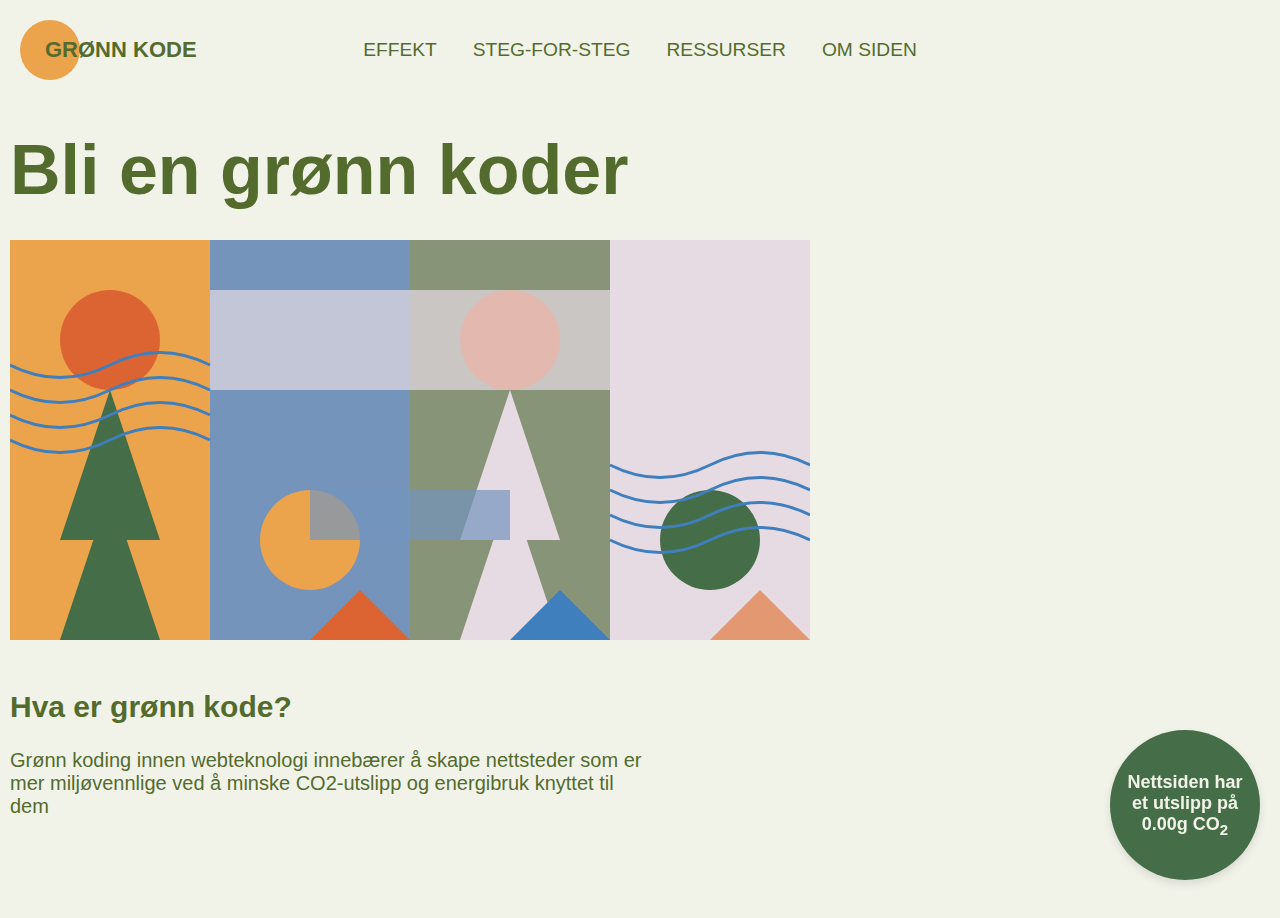
<file: index.html>
<!DOCTYPE html>
<html lang="no">

<head>
    <meta charset="UTF-8">
    <meta name="viewport" content="width=device-width, initial-scale=1.0">
    <title>Bli en grønn koder</title>
    <link rel="icon" type="image/x-icon" href="favicon.ico">
    <link rel="stylesheet" href="style.css">
</head>

<body>
    <header>
        <a class="logo" href="index.html"><span>Grønn kode</span></a>
        <nav>
            <a class="navElement" href="impact.html">Effekt</a>
            <a class="navElement" href="step-by-step.html">Steg-for-steg</a>
            <a class="navElement" href="resources.html">Ressurser</a>
            <a class="navElement" href="about.html">Om siden</a>
        </nav>
    </header>
    <main class="index">
         <h1 id="headline">Bli en grønn koder</h1>
        

        <svg width="800px" height="400px" xmlns="http://www.w3.org/2000/svg">
            <!-- Background rectangles -->
            <rect x="0" y="0" width="200" height="400" class="light-orange" />
            <rect x="200" y="0" width="200" height="400" class="sky-blue" />
            <rect x="400" y="0" width="200" height="400" class="olive-green" />
            <rect x="600" y="0" width="200" height="400" class="light-pink" />

            <!-- Circles with different colors -->
            <circle cx="100" cy="100" r="50" class="orange" />
            <circle cx="300" cy="300" r="50" class="light-orange" />
            <circle cx="500" cy="100" r="50" class="orange" />
            <circle cx="700" cy="300" r="50" class="dark-green" />

            <!-- Stacked triangles (trees) -->
            <polygon points="100,250 50,400 150,400" class="dark-green" />
            <polygon points="100,150 50,300 150,300" class="dark-green" />
            <polygon points="500,250 450,400 550,400" class="light-pink" />
            <polygon points="500,150 450,300 550,300" class="light-pink" />

            <!-- Triangles -->
            <polygon points="350,350 300,400 400,400" class="orange" />
            <polygon points="550,350 500,400 600,400" class="blue" />
            <polygon points="750,350 700,400 800,400" class="salmon" />


            <!-- Rectangles overlay -->
            <rect x="200" y="50" width="400" height="100" class="light-pink" opacity="0.7" />
            <rect x="300" y="250" width="200" height="50" class="sky-blue" opacity="0.7" />

            <!-- Wavy paths -->
            <path d="M0,125 Q50,150 100,125 T200,125" class="sky-blue wave" stroke-width="8" fill="none" />
            <path d="M0,150 Q50,175 100,150 T200,150" class="sky-blue wave" stroke-width="8" fill="none" />
            <path d="M0,175 Q50,200 100,175 T200,175" class="sky-blue wave" stroke-width="8" fill="none" />
            <path d="M0,200 Q50,225 100,200 T200,200" class="sky-blue wave" stroke-width="8" fill="none" />

            <path d="M600,225 Q650,250 700,225 T800,225" class="olive-green wave" stroke-width="8" fill="none" />
            <path d="M600,250 Q650,275 700,250 T800,250" class="olive-green wave" stroke-width="8" fill="none" />
            <path d="M600,275 Q650,300 700,275 T800,275" class="olive-green wave" stroke-width="8" fill="none" />
            <path d="M600,300 Q650,325 700,300 T800,300" class="olive-green wave" stroke-width="8" fill="none" />
        </svg>

            <article id="greenCode">
                <h2>Hva er grønn kode?</h2>
                <p>Grønn koding innen webteknologi innebærer å skape nettsteder som er mer miljøvennlige ved å minske CO2-utslipp og
                energibruk knyttet til dem</p>
            </article>

        <a href="https://www.websitecarbon.com/website/theakfl-folk-ntnu-no/" target="_blank">
            <div class="emission-badge">
                <p>Nettsiden har<br> et utslipp på<br> 0.00g CO<sub>2</sub></p>
            </div>
        </a>

    </main>
</body>

</html>
</file>
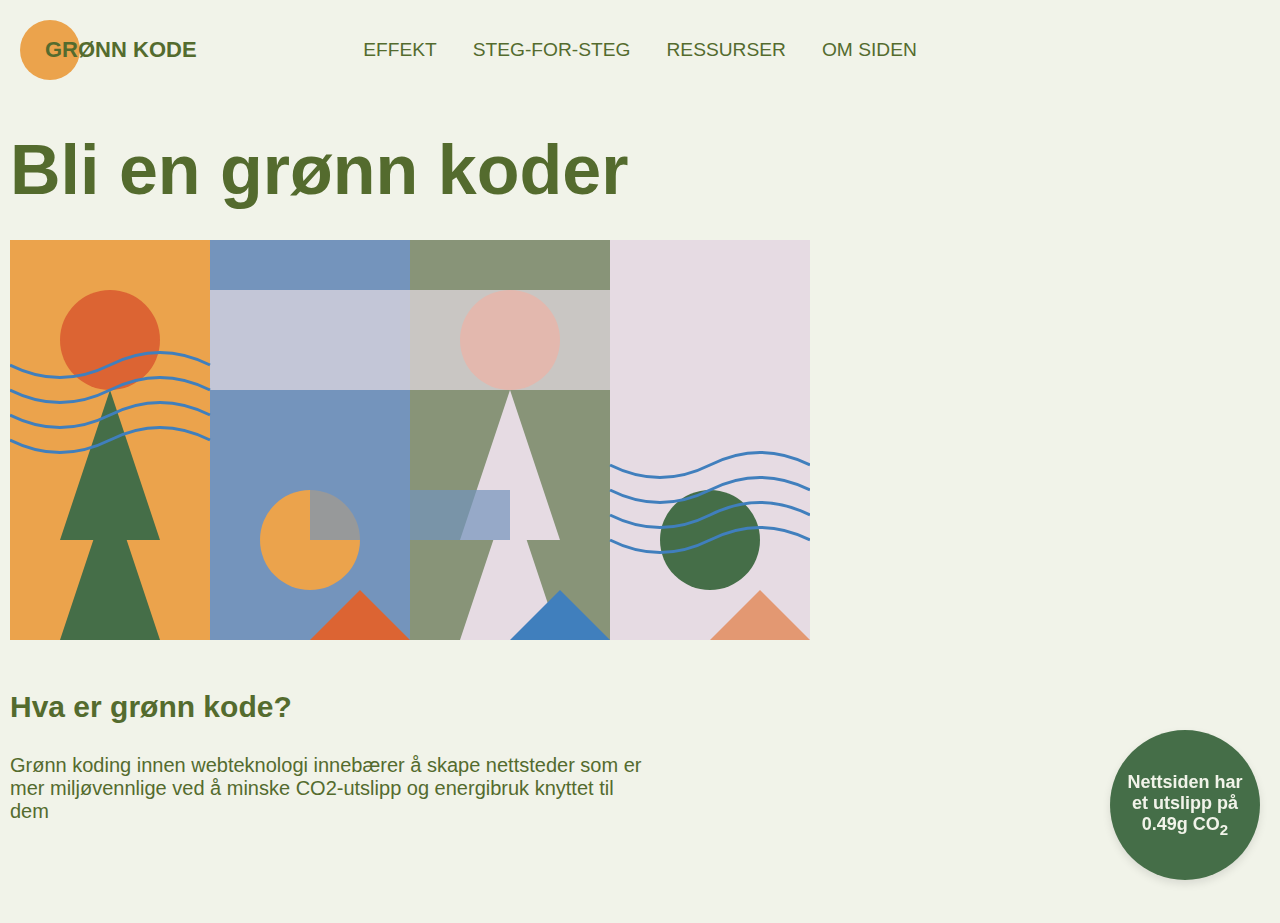
<file: pages/index.html>
<!DOCTYPE html>
<html lang="no">

<head>
    <meta charset="UTF-8">
    <meta name="viewport" content="width=device-width, initial-scale=1.0">
    <title>Bli en grønn koder</title>
    <link rel="stylesheet" href="../style.css">
</head>

<body>
    <header>
        <a class="logo" href="index.html"><span>Grønn kode</span></a>
        <nav>
            <a class="navElement" href="impact.html">Effekt</a>
        <a class="navElement" href="step-by-step.html">Steg-for-steg</a>
            <a class="navElement" href="resources.html">Ressurser</a>
            <a class="navElement" href="about.html">Om siden</a>
        </nav>
    </header>
    <main>
         <h1 id="headline">Bli en grønn koder</h1>
        

        <svg width="800px" height="400px" xmlns="http://www.w3.org/2000/svg">
            <!-- Background rectangles -->
            <rect x="0" y="0" width="200" height="400" class="light-orange" />
            <rect x="200" y="0" width="200" height="400" class="sky-blue" />
            <rect x="400" y="0" width="200" height="400" class="olive-green" />
            <rect x="600" y="0" width="200" height="400" class="light-pink" />

            <!-- Circles with different colors -->
            <circle cx="100" cy="100" r="50" class="orange" />
            <circle cx="300" cy="300" r="50" class="light-orange" />
            <circle cx="500" cy="100" r="50" class="orange" />
            <circle cx="700" cy="300" r="50" class="dark-green" />

            <!-- Stacked triangles (trees) -->
            <polygon points="100,250 50,400 150,400" class="dark-green" />
            <polygon points="100,150 50,300 150,300" class="dark-green" />
            <polygon points="500,250 450,400 550,400" class="light-pink" />
            <polygon points="500,150 450,300 550,300" class="light-pink" />

            <!-- Triangles -->
            <polygon points="350,350 300,400 400,400" class="orange" />
            <polygon points="550,350 500,400 600,400" class="blue" />
            <polygon points="750,350 700,400 800,400" class="salmon" />


            <!-- Rectangles overlay -->
            <rect x="200" y="50" width="400" height="100" class="light-pink" opacity="0.7" />
            <rect x="300" y="250" width="200" height="50" class="sky-blue" opacity="0.7" />

            <!-- Wavy paths -->
            <path d="M0,125 Q50,150 100,125 T200,125" class="sky-blue wave" stroke-width="8" fill="none" />
            <path d="M0,150 Q50,175 100,150 T200,150" class="sky-blue wave" stroke-width="8" fill="none" />
            <path d="M0,175 Q50,200 100,175 T200,175" class="sky-blue wave" stroke-width="8" fill="none" />
            <path d="M0,200 Q50,225 100,200 T200,200" class="sky-blue wave" stroke-width="8" fill="none" />

            <path d="M600,225 Q650,250 700,225 T800,225" class="olive-green wave" stroke-width="8" fill="none" />
            <path d="M600,250 Q650,275 700,250 T800,250" class="olive-green wave" stroke-width="8" fill="none" />
            <path d="M600,275 Q650,300 700,275 T800,275" class="olive-green wave" stroke-width="8" fill="none" />
            <path d="M600,300 Q650,325 700,300 T800,300" class="olive-green wave" stroke-width="8" fill="none" />
        </svg>

            <article id="greenCode">
                <h3>Hva er grønn kode?</h3>
                <p>Grønn koding innen webteknologi innebærer å skape nettsteder som er mer miljøvennlige ved å minske CO2-utslipp og
                energibruk knyttet til dem</p>
            </article>
        <div class="emission-badge">
            <p>Nettsiden har<br> et utslipp på<br> 0.49g CO<sub>2</sub></p>
        </div>

    </main>
</body>

</html>
</file>
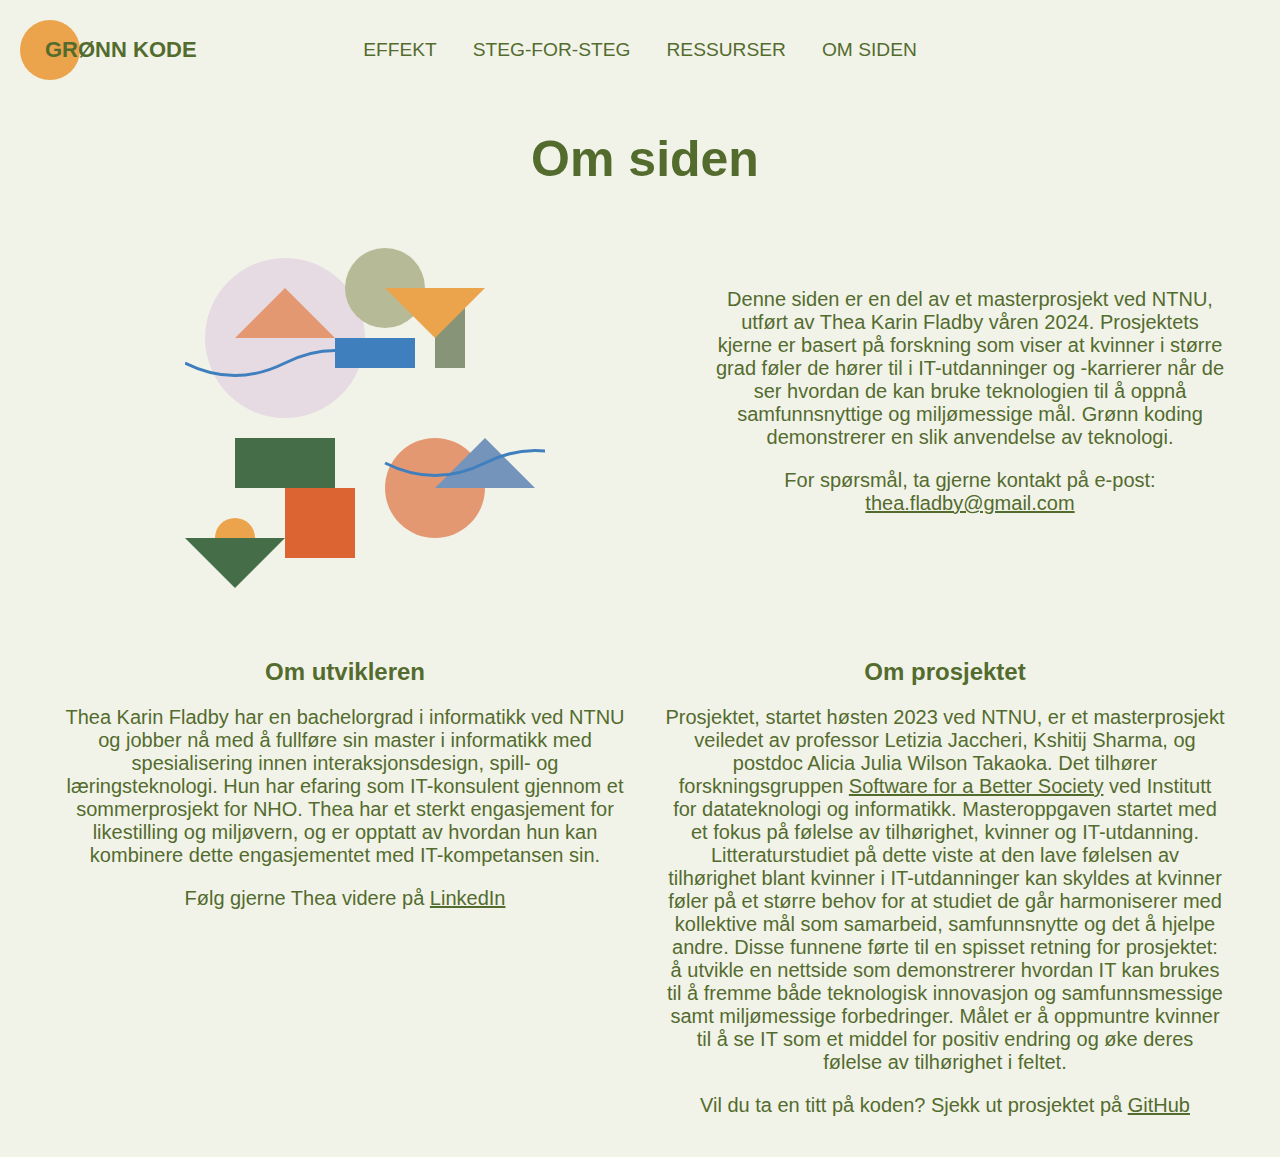
<file: about.html>
<!DOCTYPE html>
<html lang="no">

<head>
    <meta charset="UTF-8">
    <meta name="viewport" content="width=device-width, initial-scale=1.0">
    <title>Om siden</title>
    <link rel="icon" type="image/x-icon" href="favicon.ico">
<link rel="stylesheet" href="style.css">
</head>

<body>
<header>
    <a class="logo" href="index.html"><span>Grønn kode</span></a>
    <nav>
        <a class="navElement" href="impact.html">Effekt</a>
        <a class="navElement" href="step-by-step.html">Steg-for-steg</a>
        <a class="navElement" href="resources.html">Ressurser</a>
        <a class="navElement" href="about.html">Om siden</a>
    </nav>
</header>
    <main id="aboutContainer">
        <h1>Om siden</h1>
        <div class="aboutSection">
    <div id="aboutFigure">
    <svg width="400px" height="400px" xmlns="http://www.w3.org/2000/svg">
        <!-- Circles -->
        <circle cx="100" cy="100" r="80" class="light-pink" />
        <circle cx="250" cy="250" r="50" class="salmon" />
        <circle cx="50" cy="300" r="20" class="light-orange" />
        <circle cx="200" cy="50" r="40" class="grey-green" />
    
        <!-- Rectangles -->
        <rect x="50" y="200" width="100" height="50" class="dark-green" />
        <rect x="150" y="100" width="80" height="30" class="blue" />
        <rect x="250" y="50" width="30" height="80" class="olive-green" />
        <rect x="100" y="250" width="70" height="70" class="orange" />
    
        <!-- Triangles -->
        <polygon points="300,200 350,250 250,250" class="sky-blue" />
        <polygon points="250,100 300,50 200,50" class="light-orange" />
        <polygon points="100,50 150,100 50,100" class="salmon" />
        <polygon points="50,350 100,300 0,300" class="dark-green" />
    
        <!-- Wavy paths -->
        <path d="M0,125 Q50,150 100,125 T200,125" class="sky-blue wave" stroke-width="8" fill="none" />
        <path d="M200,225 Q250,250 300,225 T400,225" class="blue wave" stroke-width="8" fill="none" />
    </svg>
</div>
    <article id="aboutPage">
        <p>Denne siden er en del av et masterprosjekt ved NTNU, utført av Thea Karin Fladby våren 2024. Prosjektets kjerne er
        basert på forskning som viser at kvinner i større grad føler de hører til i IT-utdanninger og -karrierer når de ser hvordan
        de kan bruke teknologien til å oppnå samfunnsnyttige og miljømessige mål. Grønn koding demonstrerer en slik anvendelse av teknologi.</p>
        
        <p>For spørsmål, ta gjerne kontakt på e-post: <a href="mailto: thea.fladby@gmail.com" target="_blank">thea.fladby@gmail.com</a></p>
    </article>
    </div>
    <div class="aboutSection">
    <article id="aboutDeveloper">
        <h2>Om utvikleren</h2>
        <p>Thea Karin Fladby har en bachelorgrad i informatikk ved NTNU og jobber nå med å fullføre sin master i informatikk med
        spesialisering innen interaksjonsdesign, spill- og læringsteknologi. Hun har efaring som IT-konsulent gjennom et sommerprosjekt for NHO. Thea har et sterkt engasjement for likestilling og
        miljøvern, og er opptatt av hvordan hun kan kombinere dette engasjementet med IT-kompetansen sin.</p>
    
        <p>Følg gjerne Thea videre på <a href="https://www.linkedin.com/in/theakarinfladby/" target="_blank">LinkedIn</a></p>
    </article>
    <article id="aboutProject">
        <h2>Om prosjektet</h2>
        <p>Prosjektet, startet høsten 2023 ved NTNU, er et masterprosjekt veiledet av professor Letizia Jaccheri, Kshitij Sharma,
        og postdoc Alicia Julia Wilson Takaoka. Det tilhører forskningsgruppen <a href="https://sbs.idi.ntnu.no/" target="_blank">Software for a Better Society</a>
        ved Institutt for datateknologi og informatikk. Masteroppgaven startet med et fokus på følelse av tilhørighet, kvinner
        og IT-utdanning. Litteraturstudiet på dette viste at den lave følelsen av
        tilhørighet blant kvinner i IT-utdanninger kan skyldes at kvinner føler på et større behov for at studiet de går harmoniserer med kollektive mål som samarbeid, samfunnsnytte og det å hjelpe andre. Disse funnene førte til en spisset retning for prosjektet: å utvikle en nettside som demonstrerer hvordan IT kan brukes til å
        fremme både teknologisk innovasjon og samfunnsmessige samt miljømessige forbedringer. Målet er å oppmuntre kvinner til å
        se IT som et middel for positiv endring og øke deres følelse av tilhørighet i feltet.</p>
    
        <p>Vil du ta en titt på koden? Sjekk ut prosjektet på <a href="https://github.com/thea-fladby/green-coding" target="_blank">GitHub</a></p>
    </article>
    </div>
    </main>
</body>

</html>
</file>
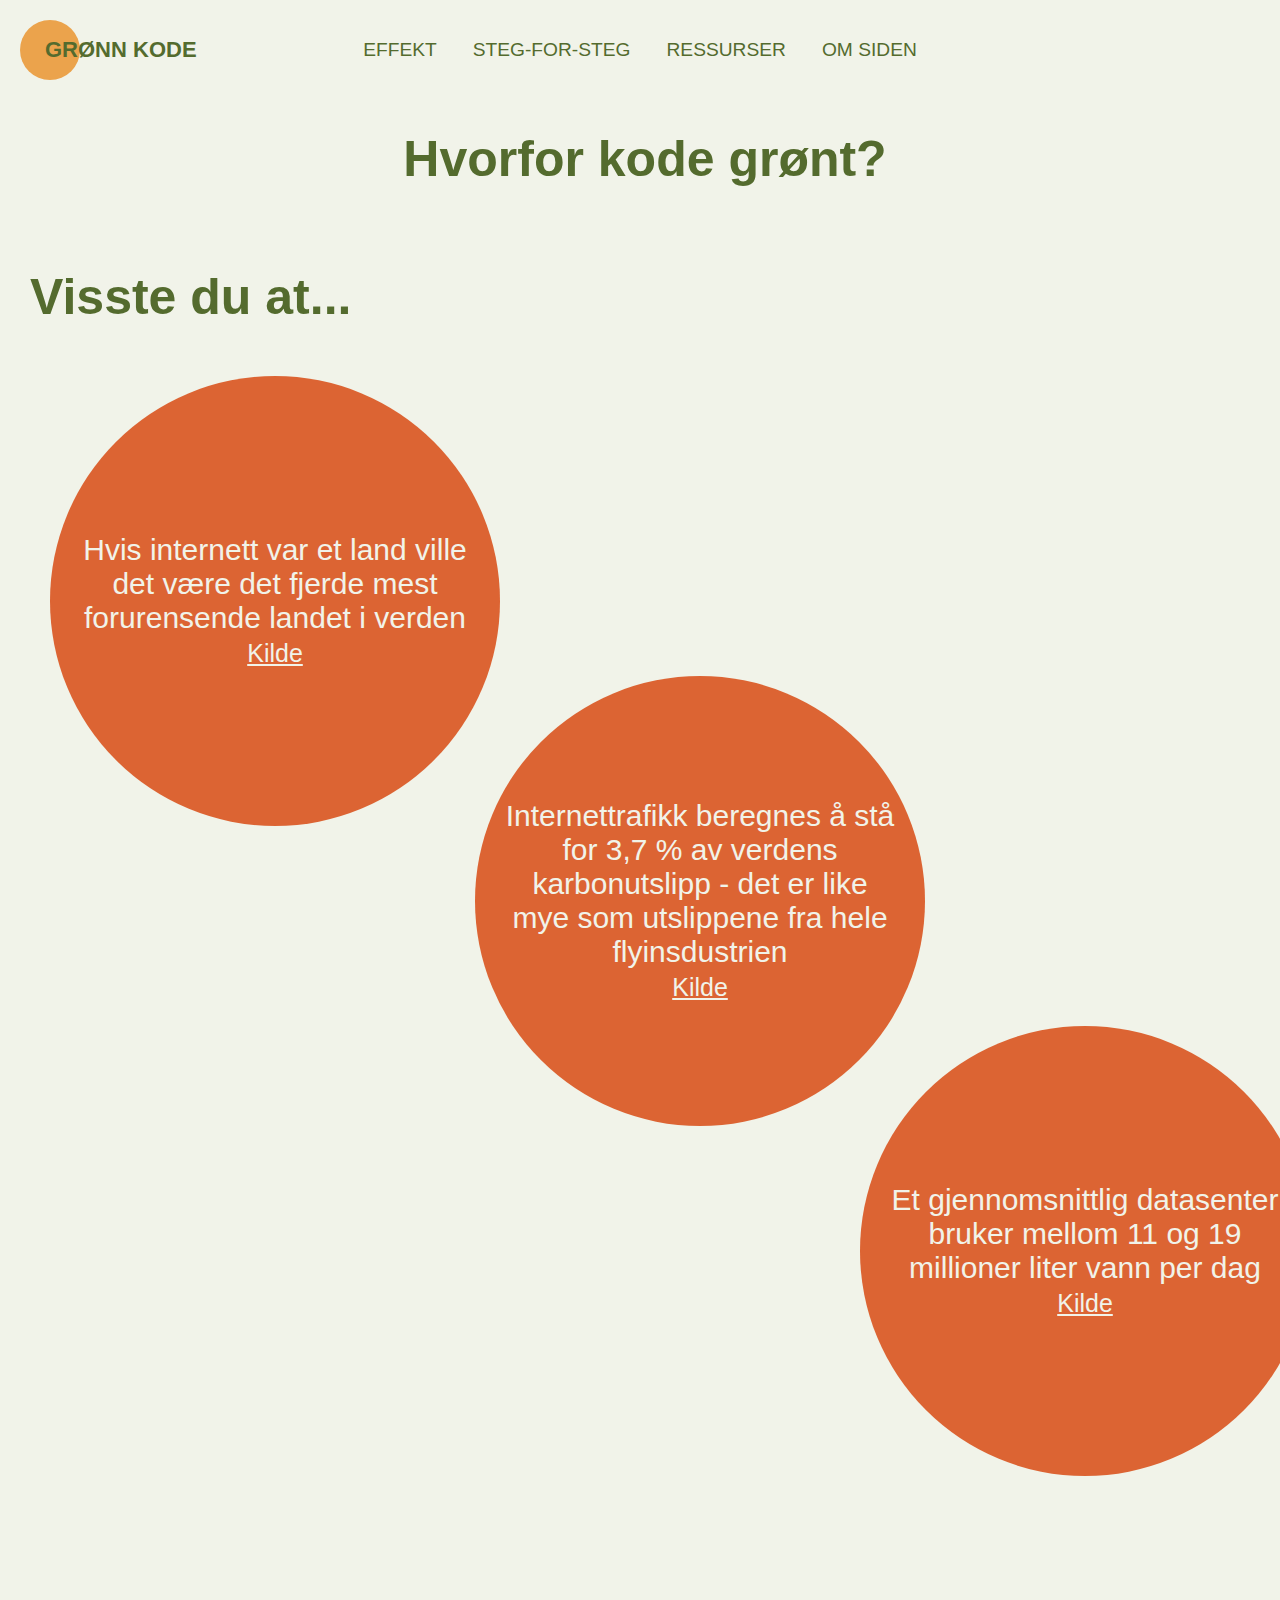
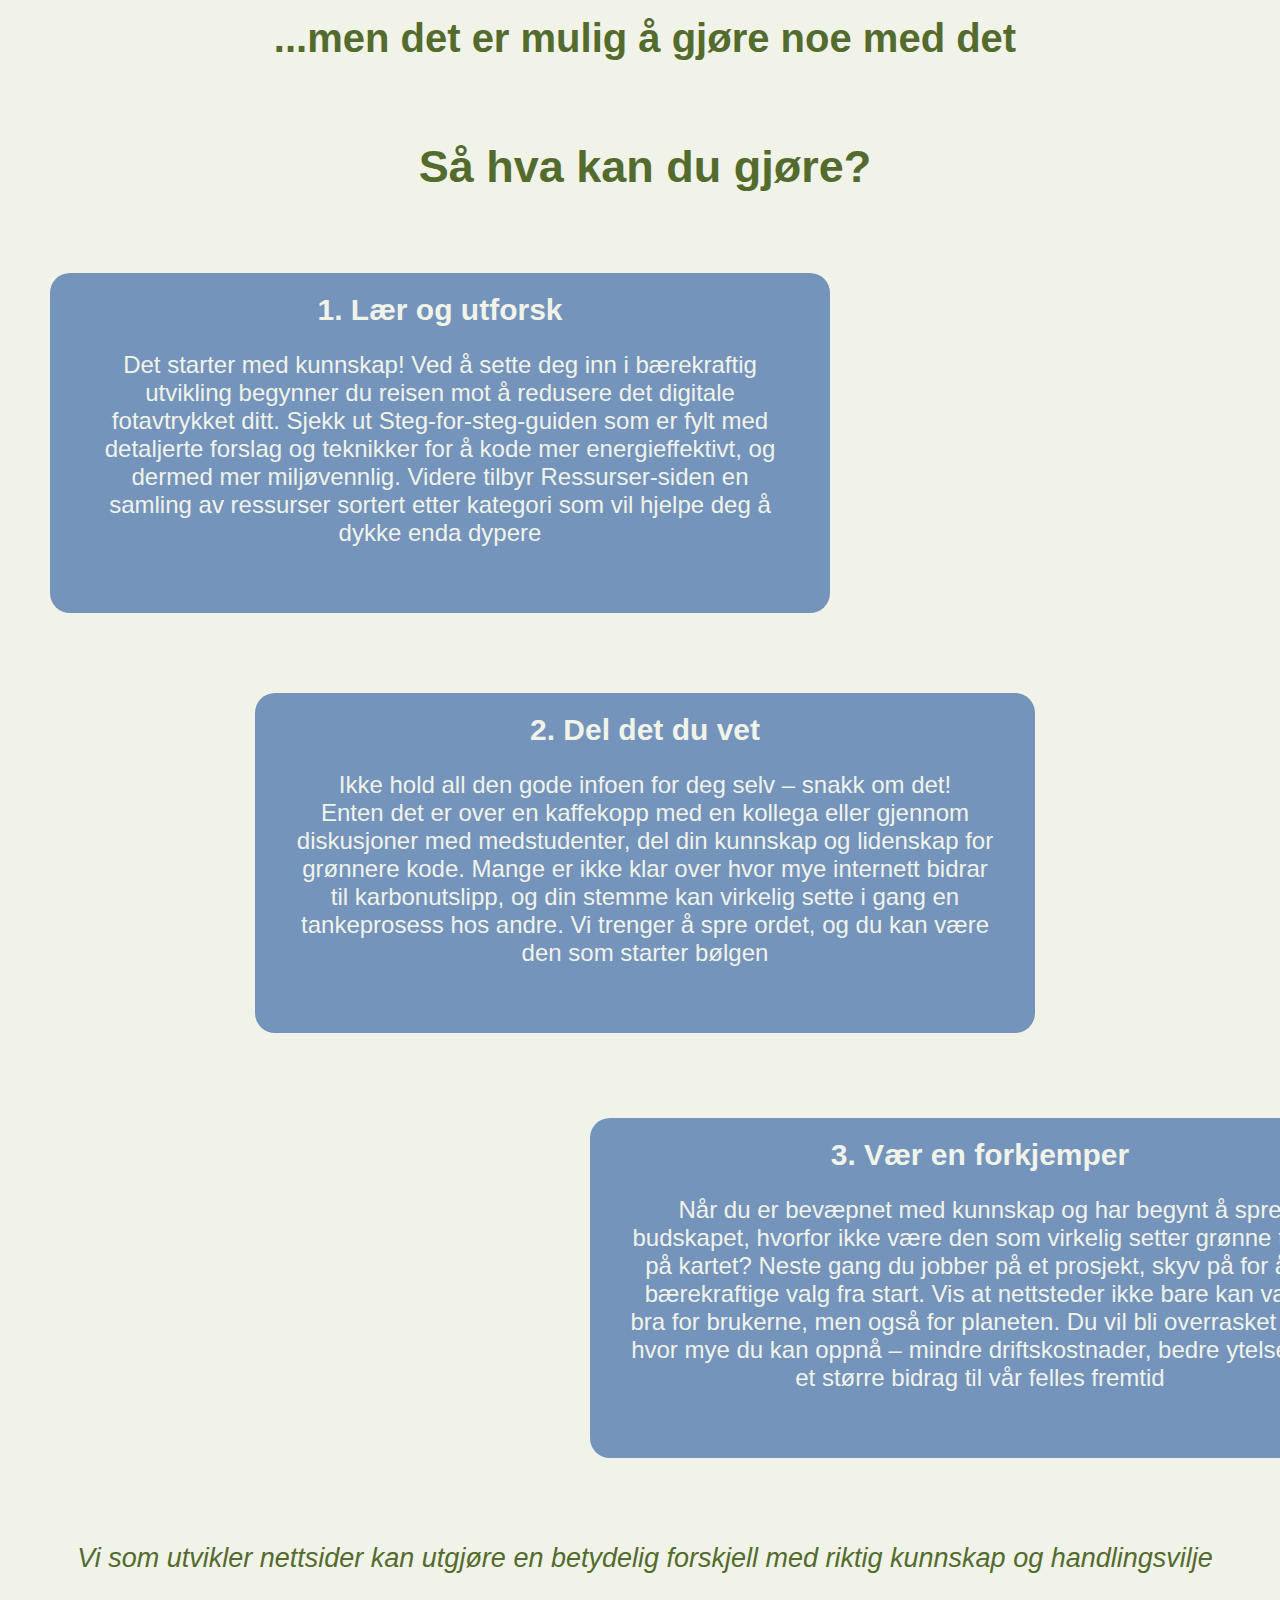
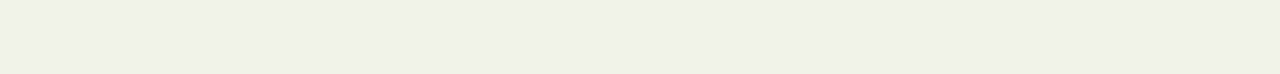
<file: impact.html>
<!DOCTYPE html>
<html lang="no">

<head>
    <meta charset="UTF-8">
    <meta name="viewport" content="width=device-width, initial-scale=1.0">
    <title>Effekt</title>
    <link rel="icon" type="image/x-icon" href="favicon.ico">
<link rel="stylesheet" href="style.css">
</head>

<body>
<header>
    <a class="logo" href="index.html"><span>Grønn kode</span></a>
    <nav>
        <a class="navElement" href="impact.html">Effekt</a>
        <a class="navElement" href="step-by-step.html">Steg-for-steg</a>
        <a class="navElement" href="resources.html">Ressurser</a>
        <a class="navElement" href="about.html">Om siden</a>
    </nav>
</header>
    <main>
            <h1>Hvorfor kode grønt?</h1>
           <h3 id="didyouknow">Visste du at...</h3>
            <div class="facts-container">
                <div class="fact-bubble">
                    <p>Hvis internett var et land ville det være det fjerde mest forurensende landet i verden <br><a
                            href="https://www.sustainablewebmanifesto.com/" target="_blank"
                            rel="noopener noreferrer">Kilde</a></p>
                
                </div>
                <div class="fact-bubble">
                    <p>Internettrafikk beregnes å stå for 3,7 % av verdens karbonutslipp - det er like mye som utslippene fra hele flyinsdustrien <br><a href="https://theshiftproject.org/wp-content/uploads/2019/03/Lean-ICT-Report_The-Shift-Project_2019.pdf"
                        target="_blank" rel="noopener noreferrer">Kilde</a></p>
                    
                </div>
                <div class="fact-bubble">
                    <p>Et gjennomsnittlig datasenter bruker mellom 11 og 19 millioner liter vann per dag <br><a
                            href="https://www.newscientist.com/article/2342490-how-much-water-do-data-centres-use-most-tech-companies-wont-say/"
                            target="_blank" rel="noopener noreferrer">Kilde</a></p>
                
                </div>
            </div>
            <div class="solution-container">
            <h3 id="whattodo">...men det er mulig å gjøre noe med det</h3>
            <h3 id="actions">Så hva kan du gjøre?</h3>
            <div class="action-bubble">
                <h2 class="action-header">1. Lær og utforsk</h2>
                <p>Det starter med kunnskap! Ved å sette deg inn i bærekraftig utvikling begynner du reisen mot å redusere det digitale fotavtrykket ditt. Sjekk ut
                Steg-for-steg-guiden som er fylt med detaljerte forslag og teknikker for å kode mer energieffektivt, og dermed mer
                miljøvennlig. Videre tilbyr Ressurser-siden en samling av ressurser sortert etter kategori
                som vil hjelpe deg å dykke enda dypere</p>
            </div>
            <div class="action-bubble">
                <h2 class="action-header">2. Del det du vet</h2>
                <p>Ikke hold all den gode infoen for deg selv – snakk om det!<br>Enten det er over en kaffekopp med en kollega eller gjennom
                diskusjoner med medstudenter, del din kunnskap og lidenskap for grønnere kode. Mange er ikke klar over hvor mye
                internett bidrar til karbonutslipp, og din stemme kan virkelig sette i gang en tankeprosess hos andre. Vi trenger å spre
                ordet, og du kan være den som starter bølgen</p>
            </div>
            <div class="action-bubble">
                <h2 class="action-header">3. Vær en forkjemper</h2>
                <p>Når du er bevæpnet med kunnskap og har begynt å spre budskapet, hvorfor ikke være den som virkelig setter grønne
                tiltak på kartet? Neste gang du jobber på et prosjekt, skyv på for å ta bærekraftige valg fra start. Vis at nettsteder
                ikke bare kan være bra for brukerne, men også for planeten. Du vil bli overrasket over hvor mye du kan oppnå – mindre
                driftskostnader, bedre ytelse, og et større bidrag til vår felles fremtid</p>
            </div>
            <i> Vi som utvikler nettsider kan utgjøre en betydelig forskjell med riktig kunnskap og handlingsvilje</i>
            </div>
        </main>
</body>

</html>
</file>
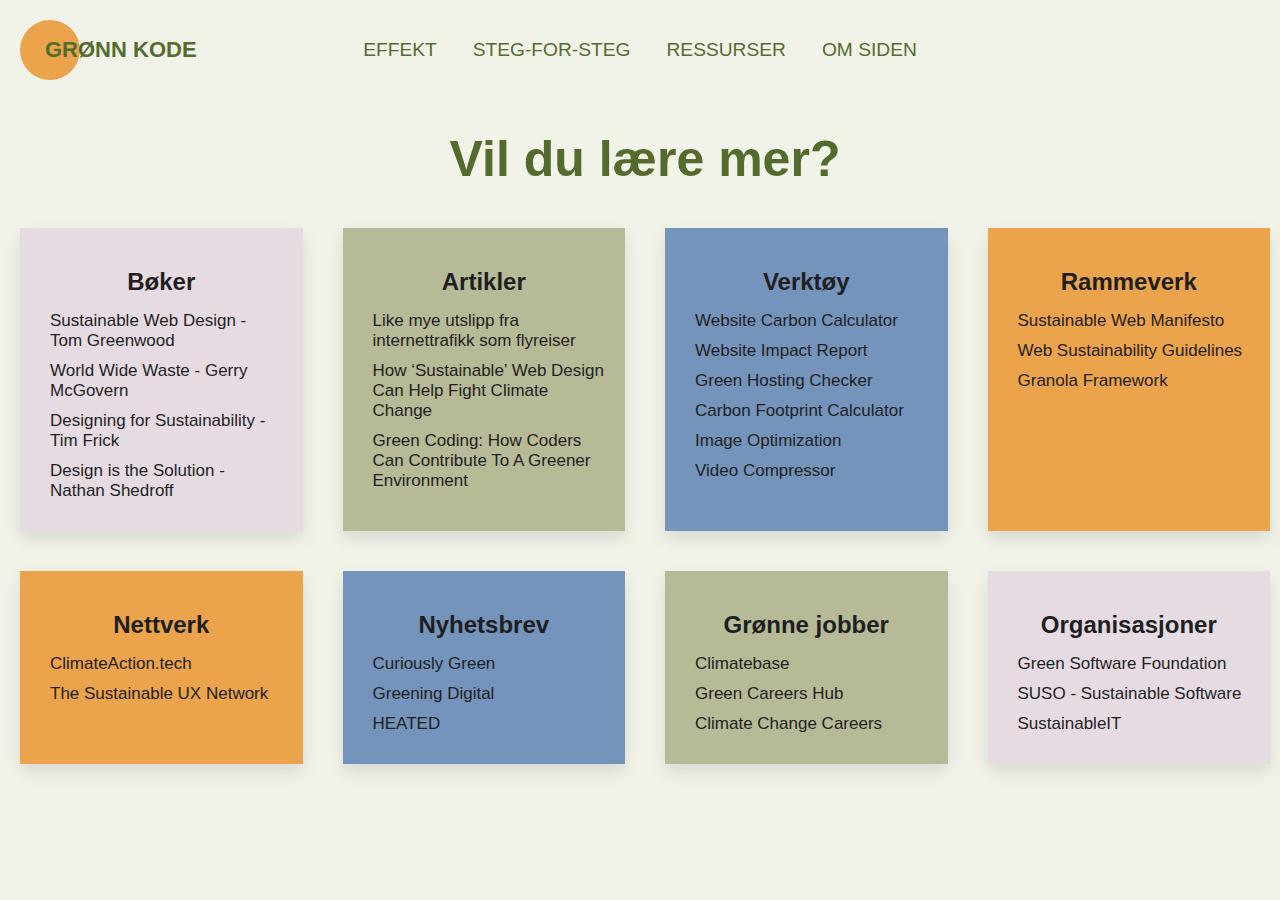
<file: resources.html>
<!DOCTYPE html>
<html lang="no">

<head>
    <meta charset="UTF-8">
    <meta name="viewport" content="width=device-width, initial-scale=1.0">
    <title>Ressurser</title>
    <link rel="icon" type="image/x-icon" href="favicon.ico">
<link rel="stylesheet" href="style.css">
</head>

<body>
    <header>
        <a class="logo" href="index.html"><span>Grønn kode</span></a>
        <nav>
            <a class="navElement" href="impact.html">Effekt</a>
            <a class="navElement" href="step-by-step.html">Steg-for-steg</a>
            <a class="navElement" href="resources.html">Ressurser</a>
            <a class="navElement" href="about.html">Om siden</a>
        </nav>
    </header>
    <main>
         <h1>Vil du lære mer?</h1>
    <div class="resource-container">
        <div class="resource" id="books">
            <h2 class="resource-header">Bøker</h2>
            <ul class="resource-list">
                <li><a href="https://abookapart.com/products/sustainable-web-design" target="_blank" rel="noopener noreferrer">Sustainable Web Design - Tom Greenwood</a></li>
                <li><a href="https://gerrymcgovern.com/world-wide-waste/" target="_blank" rel="noopener noreferrer">World Wide Waste - Gerry McGovern</a></li>
                <li><a href="https://www.oreilly.com/library/view/designing-for-sustainability/9781491935767/" target="_blank" rel="noopener noreferrer">Designing for Sustainability - Tim Frick</a></li>
                <li><a href="https://nathan.com/design-is-the-solution/" target="_blank"
                        rel="noopener noreferrer">Design is the Solution - Nathan Shedroff</a></li>
            </ul>
        </div>
        <div class="resource" id="articles">
            <h2 class="resource-header">Artikler</h2>
            <ul class="resource-list">
                    <li><a href="https://www.underdusken.no/baerekraft-klima/like-mye-utslipp-fra-internettrafikk-som-flyreiser/321002" target="_blank" rel="noopener noreferrer">Like mye utslipp fra internettrafikk som flyreiser</a></li>
                <li><a href="https://www.wired.com/story/sustainable-software-design-climate-change/" target="_blank" rel="noopener noreferrer">How ‘Sustainable’ Web Design Can Help Fight Climate Change</a></li>
                <li><a href="https://spreehadutta.medium.com/green-coding-how-programmers-can-contribute-to-a-more-sustainable-environment-cd1cdbed9969" target="_blank" rel="noopener noreferrer">Green Coding: How Coders Can Contribute To A Greener Environment</a></li>
            </ul>
        </div>
        <div class="resource" id="tools">
            <h2 class="resource-header">Verktøy</h2>
            <ul class="resource-list">
                <li><a href="https://www.websitecarbon.com/" target="_blank" rel="noopener noreferrer">Website Carbon
                        Calculator</a></li>
                <li><a href="https://ecograder.com/" target="_blank" rel="noopener noreferrer">Website Impact Report</a></li>
                <li><a href="https://www.thegreenwebfoundation.org/" target="_blank" rel="noopener noreferrer">Green Hosting Checker</a></li>
                <li><a href="https://www.carbonfootprint.com/calculator.aspx" target="_blank" rel="noopener noreferrer">Carbon Footprint
                        Calculator</a></li>
                <li><a href="https://imageoptim.com/mac" target="_blank" rel="noopener noreferrer">Image Optimization</a></li>
                <li><a href="https://www.freeconvert.com/video-compressor" target="_blank" rel="noopener noreferrer">Video Compressor</a></li>
            </ul>
        </div>
        <div class="resource" id="frameworks">
            <h2 class="resource-header">Rammeverk</h2>
            <ul class="resource-list">
                <li><a href="https://www.sustainablewebmanifesto.com/" target="_blank" rel="noopener noreferrer">Sustainable Web Manifesto</a></li>
                <li><a href="https://sustainablewebdesign.org/guidelines/" target="_blank" rel="noopener noreferrer">Web Sustainability Guidelines</a></li>
                <li><a href="https://www.wholegraindigital.com/granola-framework/" target="_blank" rel="noopener noreferrer">Granola Framework</a></li>
            </ul>
        </div>
        <div class="resource" id="gatherings">
            <h2 class="resource-header">Nettverk</h2>
            <ul class="resource-list">
                <li><a href="https://climateaction.tech/" target="_blank" rel="noopener noreferrer">ClimateAction.tech</a>
                <li><a href="https://sustainableuxnetwork.com/" target="_blank" rel="noopener noreferrer">The Sustainable UX Network</a></li>
                </li>
            </ul>
        </div>
        <div class="resource" id="newsletters">
            <h2 class="resource-header">Nyhetsbrev</h2>
            <ul class="resource-list">
                <li><a href="https://www.wholegraindigital.com/curiously-green/issue-1/" target="_blank" rel="noopener noreferrer">Curiously Green</a></li>
                <li><a href="https://www.thegreenwebfoundation.org/newsletter/" target="_blank" rel="noopener noreferrer">Greening Digital</a></li>
                <li><a href="https://www.emilyatkin.com/heated" target="_blank" rel="noopener noreferrer">HEATED</a></li>
            </ul>
        </div>
        <div class="resource" id="jobs">
            <h2 class="resource-header">Grønne jobber</h2>
            <ul class="resource-list">
                <li><a href="https://jobs.climatebase.org/" target="_blank" rel="noopener noreferrer">Climatebase</a></li>
                <li><a href="https://www.greencareershub.com/" target="_blank" rel="noopener noreferrer">Green Careers Hub</a></li>
                <li><a href="https://www.climatechangecareers.com/" target="_blank" rel="noopener noreferrer">Climate Change Careers</a></li>
            </ul>
        </div>
        <div class="resource" id="orgs">
            <h2 class="resource-header">Organisasjoner</h2>
            <ul class="resource-list">
                <li><a href="https://greensoftware.foundation/" target="_blank" rel="noopener noreferrer">Green Software Foundation</a></li>
                <li><a href="https://www.suso.academy/en/" target="_blank" rel="noopener noreferrer">SUSO - Sustainable Software</a></li>
                <li><a href="https://www.sustainableit.org/" target="_blank" rel="noopener noreferrer">SustainableIT</a></li>
            </ul>
        </div>
    </div>
    </main>
</body>
</html>
</file>
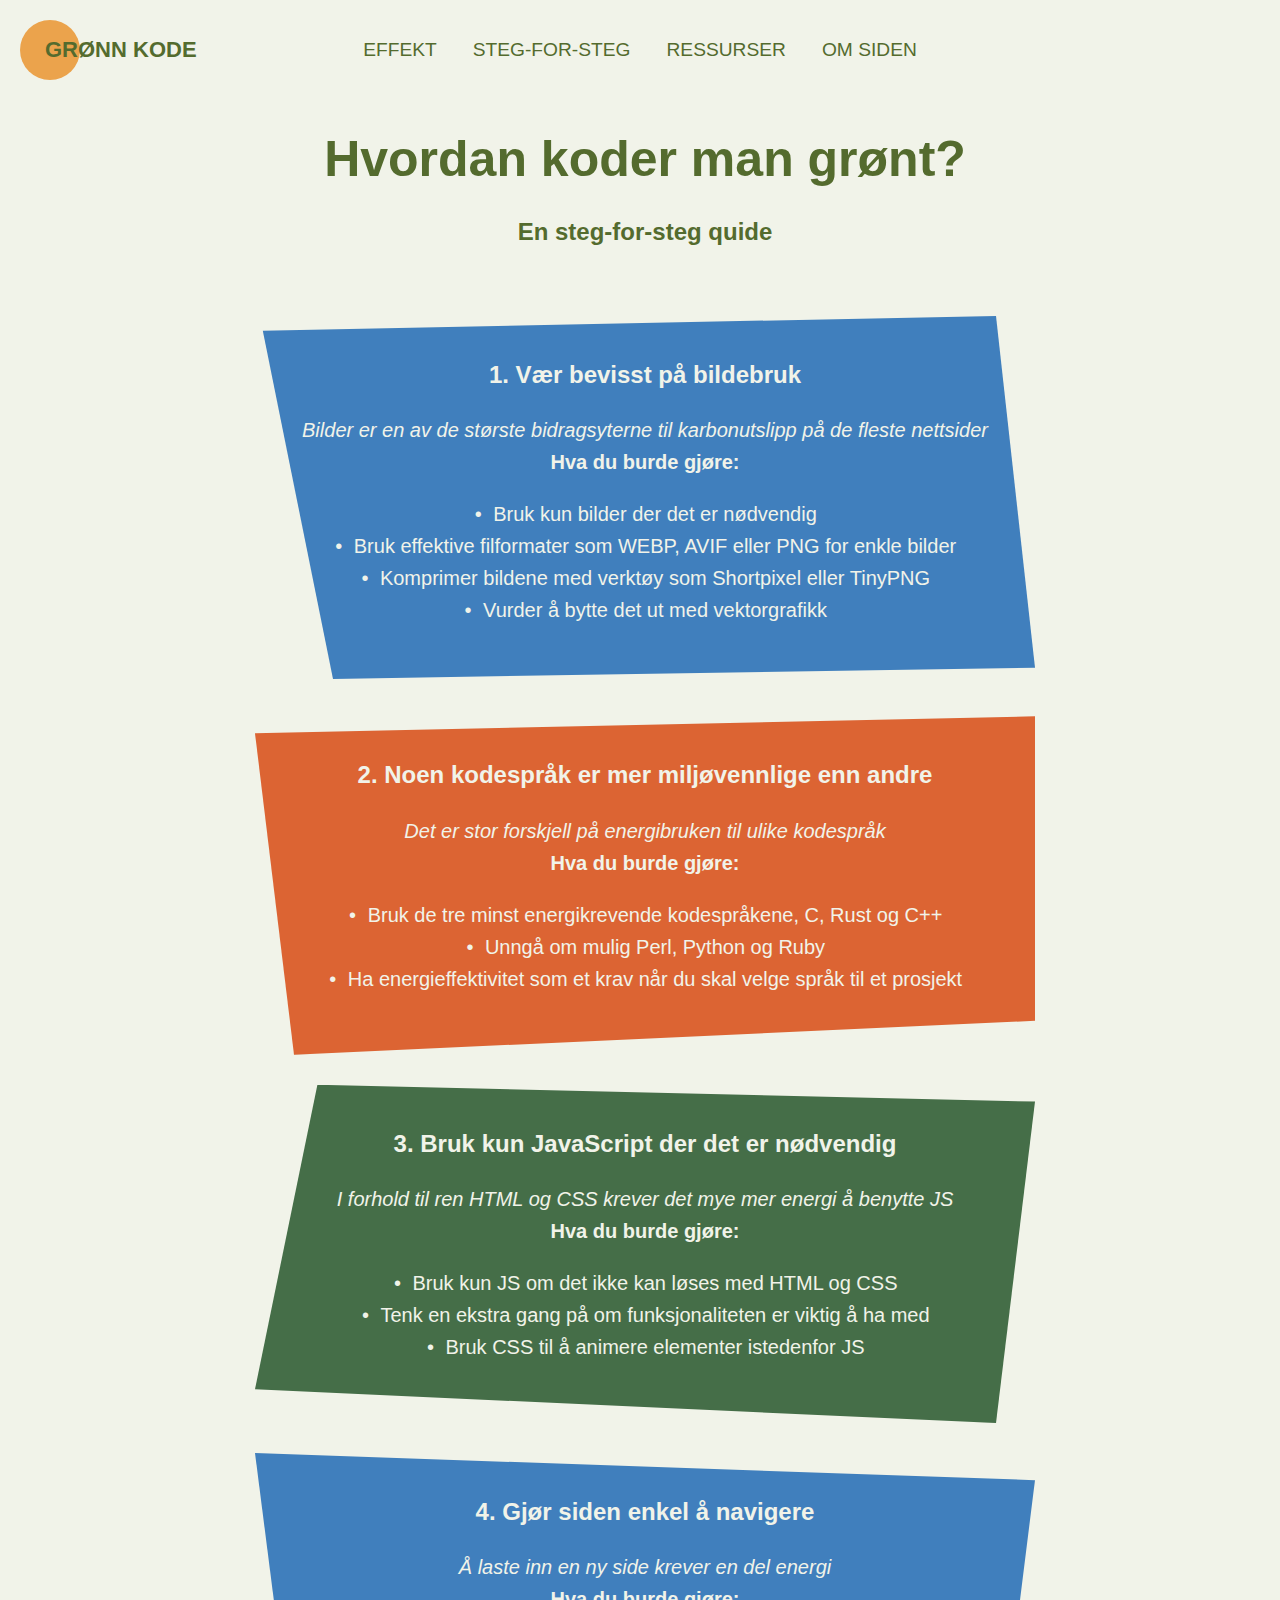
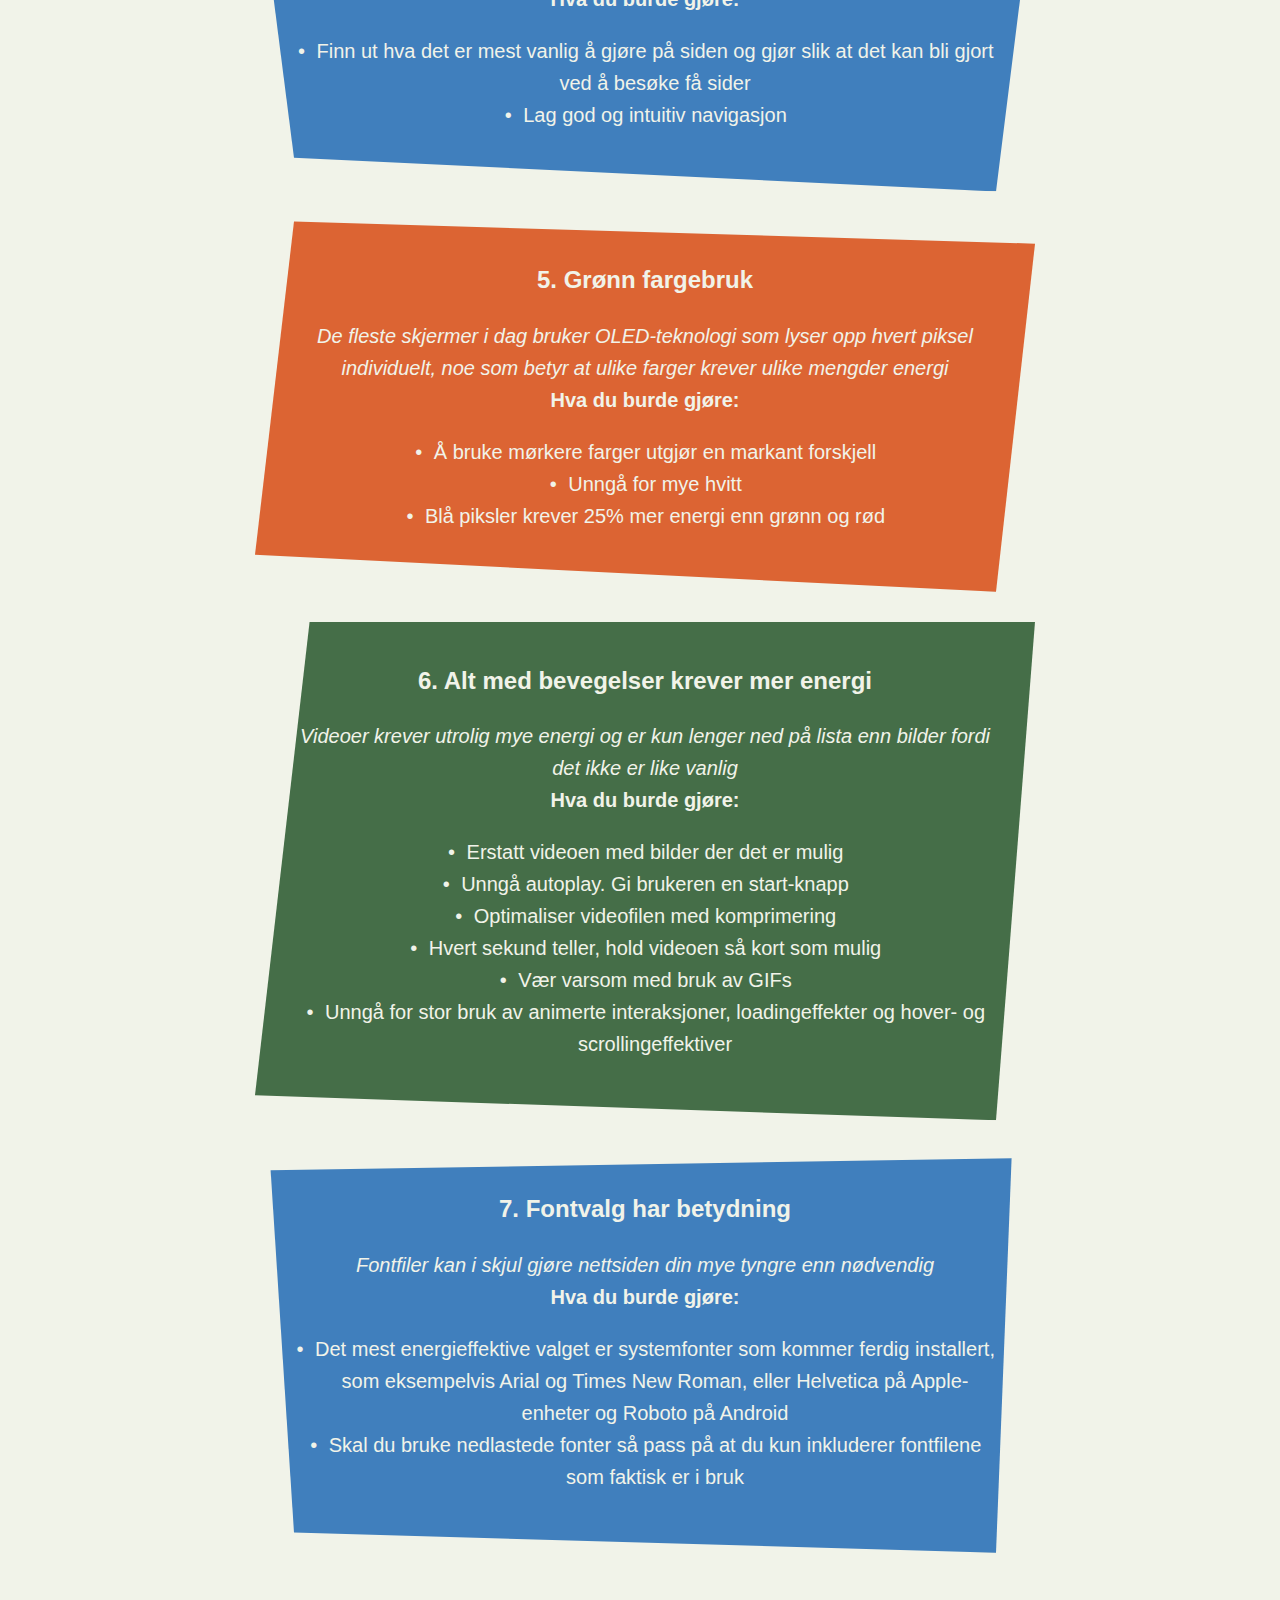
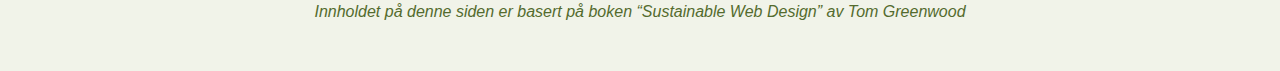
<file: step-by-step.html>
<!DOCTYPE html>
<html lang="no">

<head>
    <meta charset="UTF-8">
    <meta name="viewport" content="width=device-width, initial-scale=1.0">
    <title>Steg for steg</title>
    <link rel="icon" type="image/x-icon" href="favicon.ico">
    <link rel="stylesheet" href="style.css">
</head>

<body>
    <header>
        <a class="logo" href="index.html"><span>Grønn kode</span></a>
        <nav>
            <a class="navElement" href="impact.html">Effekt</a>
            <a class="navElement" href="step-by-step.html">Steg-for-steg</a>
            <a class="navElement" href="resources.html">Ressurser</a>
            <a class="navElement" href="about.html">Om siden</a>
        </nav>
    </header>
    <main>
            <h1>Hvordan koder man grønt?</h1>
            <h2>En steg-for-steg quide</h2>
        <div class="steps-container">
            <div class="step">
                <h2 class="step-header">1. Vær bevisst på bildebruk</h2>
                <i>Bilder er en av de største bidragsyterne til karbonutslipp på de fleste nettsider </i><br>
                <b>Hva du burde gjøre:</b>
                <ul>
                    <li>Bruk kun bilder der det er nødvendig</li>
                    <li>Bruk effektive filformater som WEBP, AVIF eller PNG for enkle bilder</li>
                    <li>Komprimer bildene med verktøy som Shortpixel eller TinyPNG</li>
                    <li>Vurder å bytte det ut med vektorgrafikk</li>
                </ul>
            </div>
            <div class="step">
                <h2 class="step-header">2. Noen kodespråk er mer miljøvennlige enn andre</h2>
                <i>Det er stor forskjell på energibruken til ulike kodespråk </i><br>
                <b>Hva du burde gjøre:</b>
                <ul>
                    <li>Bruk de tre minst energikrevende kodespråkene, C, Rust og C++</li>
                    <li>Unngå om mulig Perl, Python og Ruby</li>
                    <li>Ha energieffektivitet som et krav når du skal velge språk til et prosjekt</li>
                </ul>
            </div>
            <div class="step">
                <h2 class="step-header">3. Bruk kun JavaScript der det er nødvendig</h2>
                <i>I forhold til ren HTML og CSS krever det mye mer energi å benytte JS </i><br>
                <b>Hva du burde gjøre:</b>
                <ul>
                    <li>Bruk kun JS om det ikke kan løses med HTML og CSS</li>
                    <li>Tenk en ekstra gang på om funksjonaliteten er viktig å ha med</li>
                    <li>Bruk CSS til å animere elementer istedenfor JS</li>
                </ul>
            </div>
            <div class="step">
                <h2 class="step-header">4. Gjør siden enkel å navigere</h2>
                <i>Å laste inn en ny side krever en del energi</i><br>
                <b>Hva du burde gjøre:</b>
                <ul>
                    <li>Finn ut hva det er mest vanlig å gjøre på siden og gjør slik at det kan bli gjort ved å besøke få sider</li>
                    <li>Lag god og intuitiv navigasjon</li>
                </ul>
            </div>
            <div class="step">
                <h2 class="step-header">5. Grønn fargebruk</h2>
                <i>De fleste skjermer i dag bruker OLED-teknologi som lyser opp hvert piksel individuelt, noe som betyr at ulike farger
                krever ulike mengder energi</i><br>
                <b>Hva du burde gjøre:</b>
                <ul>
                    <li>Å bruke mørkere farger utgjør en markant forskjell</li>
                    <li>Unngå for mye hvitt</li>
                    <li>Blå piksler krever 25% mer energi enn grønn og rød</li>
                </ul>
            </div>
            <div class="step">
                <h2 class="step-header">6. Alt med bevegelser krever mer energi</h2>
                <i>Videoer krever utrolig mye energi og er kun lenger ned på lista enn bilder fordi det ikke er like vanlig</i><br>
                <b>Hva du burde gjøre:</b>
                <ul>
                    <li>Erstatt videoen med bilder der det er mulig</li>
                    <li>Unngå autoplay. Gi brukeren en start-knapp</li>
                    <li>Optimaliser videofilen med komprimering</li>
                    <li>Hvert sekund teller, hold videoen så kort som mulig</li>
                    <li>Vær varsom med bruk av GIFs</li>
                    <li>Unngå for stor bruk av animerte interaksjoner, loadingeffekter og hover- og scrollingeffektiver</li>
                </ul>
            </div>
            <div class="step">
                <h2 class="step-header">7. Fontvalg har betydning</h2>
                <i>Fontfiler kan i skjul gjøre nettsiden din mye tyngre enn nødvendig</i><br>
                <b>Hva du burde gjøre:</b>
                <ul>
                    <li>Det mest energieffektive valget er systemfonter som kommer ferdig installert, som eksempelvis Arial og Times New Roman,
                    eller Helvetica på Apple-enheter og Roboto på Android</li>
                    <li>Skal du bruke nedlastede fonter så pass på at du kun inkluderer fontfilene som faktisk er i bruk</li>
                </ul>
            </div>
        </div>
    </main>
    <footer>
        <i>Innholdet på denne siden er basert på boken “Sustainable Web Design” av Tom Greenwood</i>
    </footer>
</body>

</html>
</file>
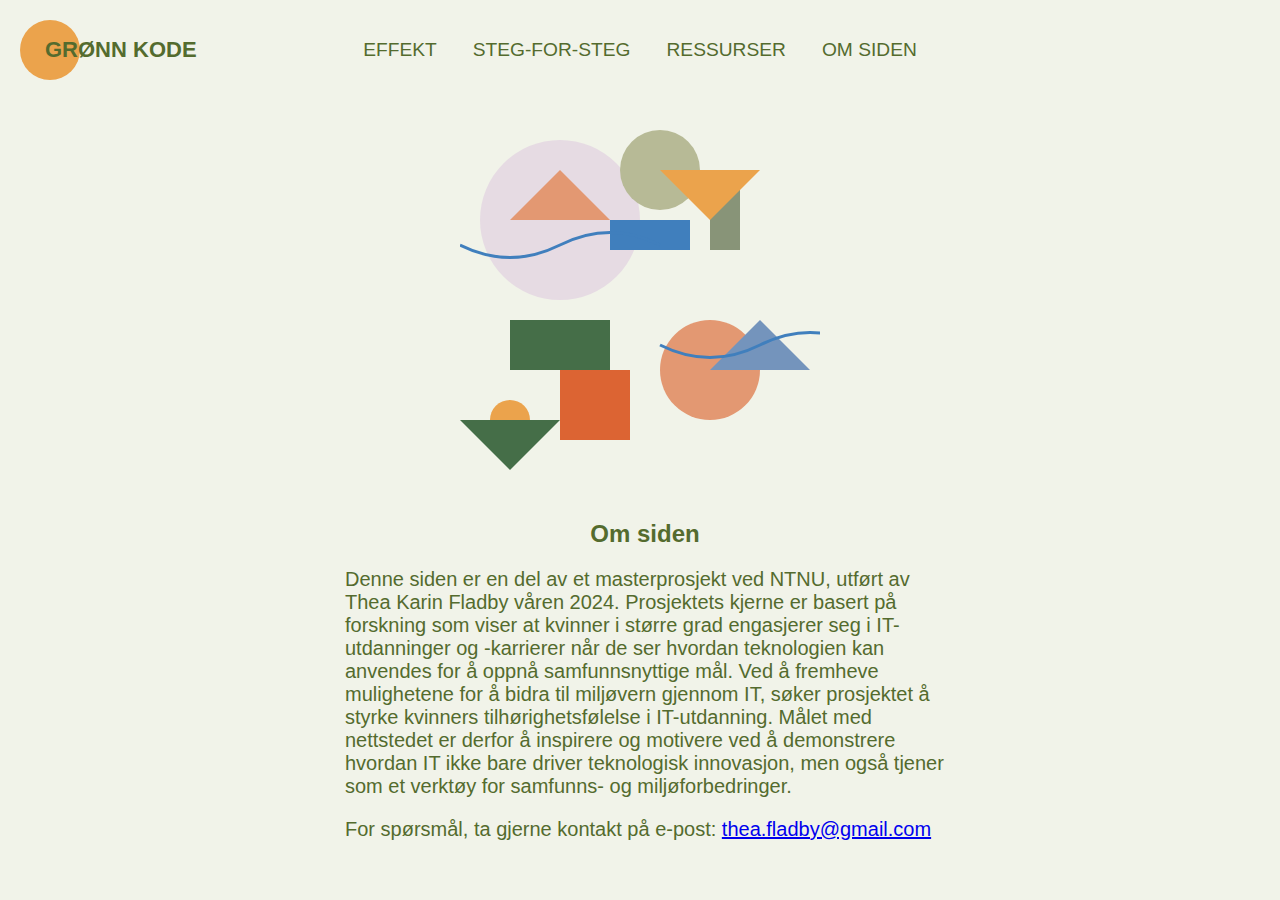
<file: pages/about.html>
<!DOCTYPE html>
<html lang="no">

<head>
    <meta charset="UTF-8">
    <meta name="viewport" content="width=device-width, initial-scale=1.0">
    <title>Om siden</title>
    <link rel="stylesheet" href="../style.css">
</head>

<body>
    <header>
    <a class="logo" href="index.html"><span>Grønn kode</span></a>
        <nav>
            <a class="navElement" href="impact.html">Effekt</a>
            <a class="navElement" href="step-by-step.html">Steg-for-steg</a>
            <a class="navElement" href="resources.html">Ressurser</a>
            <a class="navElement" href="about.html">Om siden</a>
        </nav>
    </header>
    <main id="aboutContainer">

    <div id="aboutFigure">
    <svg width="400px" height="400px" xmlns="http://www.w3.org/2000/svg">
        <!-- Circles -->
        <circle cx="100" cy="100" r="80" class="light-pink" />
        <circle cx="250" cy="250" r="50" class="salmon" />
        <circle cx="50" cy="300" r="20" class="light-orange" />
        <circle cx="200" cy="50" r="40" class="grey-green" />
    
        <!-- Rectangles -->
        <rect x="50" y="200" width="100" height="50" class="dark-green" />
        <rect x="150" y="100" width="80" height="30" class="blue" />
        <rect x="250" y="50" width="30" height="80" class="olive-green" />
        <rect x="100" y="250" width="70" height="70" class="orange" />
    
        <!-- Triangles -->
        <polygon points="300,200 350,250 250,250" class="sky-blue" />
        <polygon points="250,100 300,50 200,50" class="light-orange" />
        <polygon points="100,50 150,100 50,100" class="salmon" />
        <polygon points="50,350 100,300 0,300" class="dark-green" />
    
        <!-- Wavy paths -->
        <path d="M0,125 Q50,150 100,125 T200,125" class="sky-blue wave" stroke-width="8" fill="none" />
        <path d="M200,225 Q250,250 300,225 T400,225" class="blue wave" stroke-width="8" fill="none" />
    </svg>
</div>

    <article id="about">
        <h2>Om siden</h2>
        <p>Denne siden er en del av et masterprosjekt ved NTNU, utført av Thea Karin Fladby våren 2024. Prosjektets kjerne er
        basert på forskning som viser at kvinner i større grad engasjerer seg i IT-utdanninger og -karrierer når de ser hvordan
        teknologien kan anvendes for å oppnå samfunnsnyttige mål. Ved å fremheve mulighetene for å bidra til miljøvern gjennom
        IT, søker prosjektet å styrke kvinners tilhørighetsfølelse i IT-utdanning. Målet med nettstedet er derfor å inspirere og
        motivere ved å demonstrere hvordan IT ikke bare driver teknologisk innovasjon, men også tjener som et verktøy for
        samfunns- og miljøforbedringer.</p>
        
        <p>For spørsmål, ta gjerne kontakt på e-post: <a href="mailto: thea.fladby@gmail.com">thea.fladby@gmail.com</a></p>
    </article>

    </main>
</body>

</html>
</file>
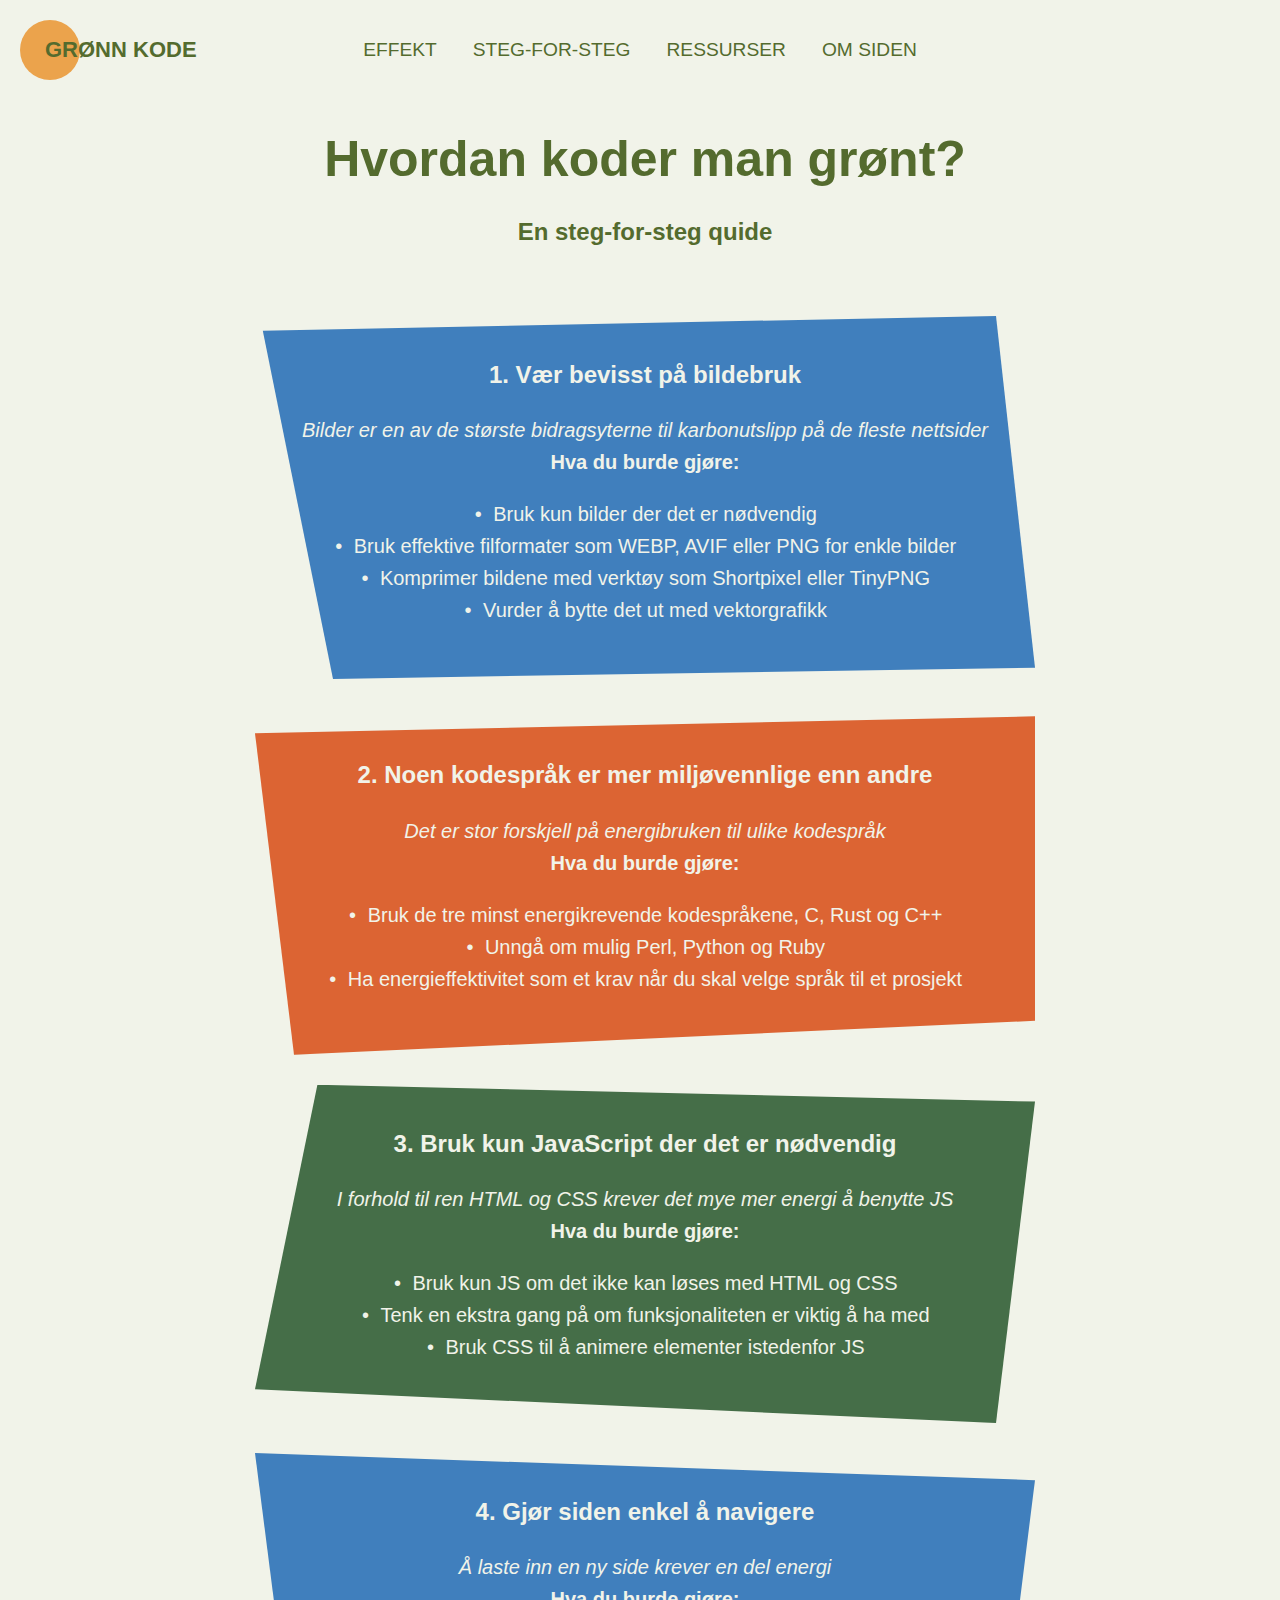
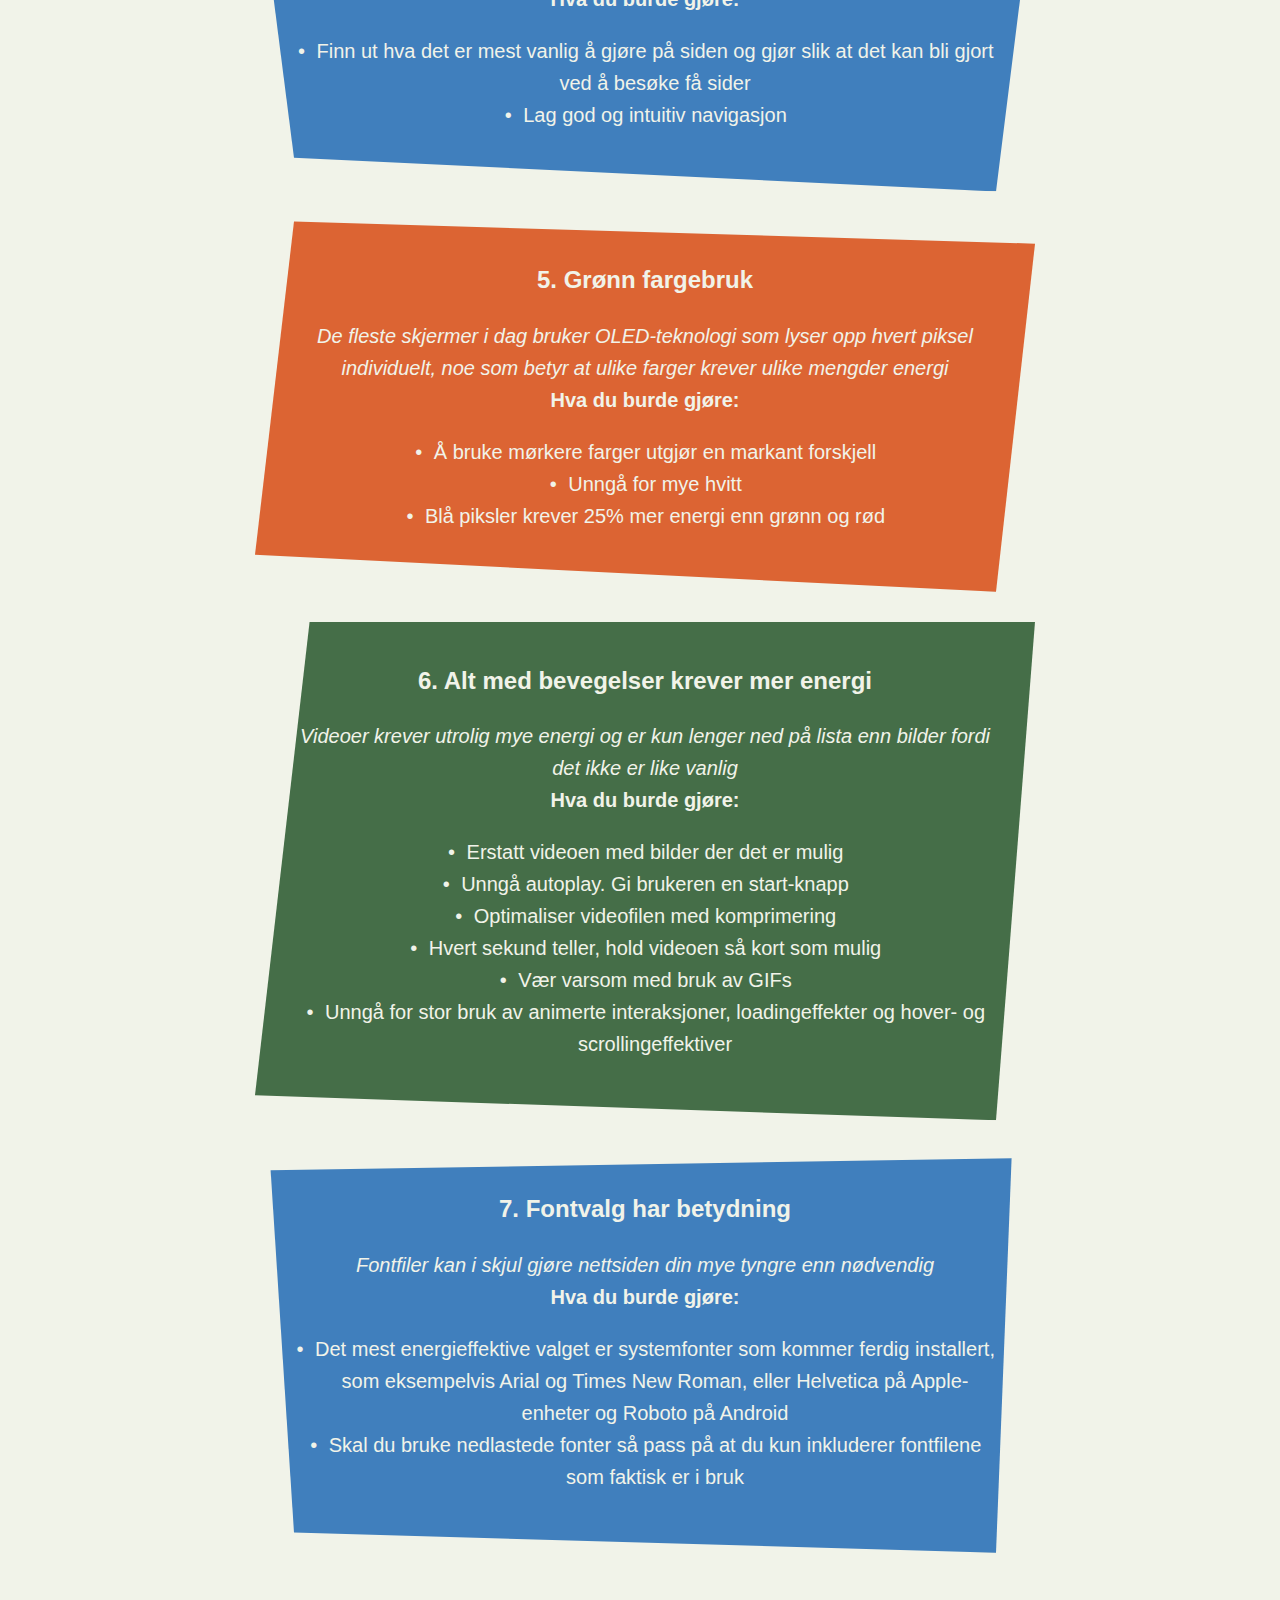
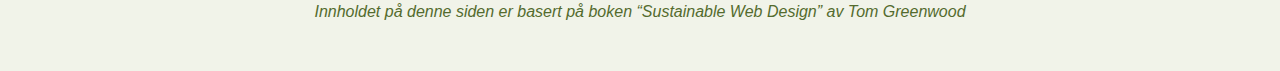
<file: pages/step-by-step.html>
<!DOCTYPE html>
<html lang="no">

<head>
    <meta charset="UTF-8">
    <meta name="viewport" content="width=device-width, initial-scale=1.0">
    <title>Steg for steg</title>
    <link rel="stylesheet" href="../style.css">
</head>

<body>
    <header>
        <a class="logo" href="index.html"><span>Grønn kode</span></a>
        <nav>
            <a class="navElement" href="impact.html">Effekt</a>
            <a class="navElement" href="step-by-step.html">Steg-for-steg</a>
            <a class="navElement" href="resources.html">Ressurser</a>
            <a class="navElement" href="about.html">Om siden</a>
        </nav>
    </header>
    <main>
            <h1>Hvordan koder man grønt?</h1>
            <h2>En steg-for-steg quide</h2>
        <div class="steps-container">
            <div class="step">
                <h2 class="step-header">1. Vær bevisst på bildebruk</h2>
                <i>Bilder er en av de største bidragsyterne til karbonutslipp på de fleste nettsider </i><br>
                <b>Hva du burde gjøre:</b>
                <ul>
                    <li>Bruk kun bilder der det er nødvendig</li>
                    <li>Bruk effektive filformater som WEBP, AVIF eller PNG for enkle bilder</li>
                    <li>Komprimer bildene med verktøy som Shortpixel eller TinyPNG</li>
                    <li>Vurder å bytte det ut med vektorgrafikk</li>
                </ul>
            </div>
            <div class="step">
                <h2 class="step-header">2. Noen kodespråk er mer miljøvennlige enn andre</h2>
                <i>Det er stor forskjell på energibruken til ulike kodespråk </i><br>
                <b>Hva du burde gjøre:</b>
                <ul>
                    <li>Bruk de tre minst energikrevende kodespråkene, C, Rust og C++</li>
                    <li>Unngå om mulig Perl, Python og Ruby</li>
                    <li>Ha energieffektivitet som et krav når du skal velge språk til et prosjekt</li>
                </ul>
            </div>
            <div class="step">
                <h2 class="step-header">3. Bruk kun JavaScript der det er nødvendig</h2>
                <i>I forhold til ren HTML og CSS krever det mye mer energi å benytte JS </i><br>
                <b>Hva du burde gjøre:</b>
                <ul>
                    <li>Bruk kun JS om det ikke kan løses med HTML og CSS</li>
                    <li>Tenk en ekstra gang på om funksjonaliteten er viktig å ha med</li>
                    <li>Bruk CSS til å animere elementer istedenfor JS</li>
                </ul>
            </div>
            <div class="step">
                <h2 class="step-header">4. Gjør siden enkel å navigere</h2>
                <i>Å laste inn en ny side krever en del energi</i><br>
                <b>Hva du burde gjøre:</b>
                <ul>
                    <li>Finn ut hva det er mest vanlig å gjøre på siden og gjør slik at det kan bli gjort ved å besøke få sider</li>
                    <li>Lag god og intuitiv navigasjon</li>
                </ul>
            </div>
            <div class="step">
                <h2 class="step-header">5. Grønn fargebruk</h2>
                <i>De fleste skjermer i dag bruker OLED-teknologi som lyser opp hvert piksel individuelt, noe som betyr at ulike farger
                krever ulike mengder energi</i><br>
                <b>Hva du burde gjøre:</b>
                <ul>
                    <li>Å bruke mørkere farger utgjør en markant forskjell</li>
                    <li>Unngå for mye hvitt</li>
                    <li>Blå piksler krever 25% mer energi enn grønn og rød</li>
                </ul>
            </div>
            <div class="step">
                <h2 class="step-header">6. Alt med bevegelser krever mer energi</h2>
                <i>Videoer krever utrolig mye energi og er kun lenger ned på lista enn bilder fordi det ikke er like vanlig</i><br>
                <b>Hva du burde gjøre:</b>
                <ul>
                    <li>Erstatt videoen med bilder der det er mulig</li>
                    <li>Unngå autoplay. Gi brukeren en start-knapp</li>
                    <li>Optimaliser videofilen med komprimering</li>
                    <li>Hvert sekund teller, hold videoen så kort som mulig</li>
                    <li>Vær varsom med bruk av GIFs</li>
                    <li>Unngå for stor bruk av animerte interaksjoner, loadingeffekter og hover- og scrollingeffektiver</li>
                </ul>
            </div>
            <div class="step">
                <h2 class="step-header">7. Fontvalg har betydning</h2>
                <i>Fontfiler kan i skjul gjøre nettsiden din mye tyngre enn nødvendig</i><br>
                <b>Hva du burde gjøre:</b>
                <ul>
                    <li>Det mest energieffektive valget er systemfonter som kommer ferdig installert, som eksempelvis Arial og Times New Roman,
                    eller Helvetica på Apple-enheter og Roboto på Android</li>
                    <li>Skal du bruke nedlastede fonter så pass på at du kun inkluderer fontfilene som faktisk er i bruk</li>
                </ul>
            </div>
        </div>
    </main>
    <footer>
        <i>Innholdet på denne siden er basert på boken “Sustainable Web Design” av Tom Greenwood</i>
    </footer>
</body>

</html>
</file>
<file: style.css>
/* GLOBAL */

html {
    overflow-y: scroll;
}

body {
    font-family: 'Trebuchet MS', 'Arial', sans-serif;
    margin: 0;
    padding: 0;
    background-color: #f1f3e9;
    color: #546b2e;
}

main {
    padding-left: 10px;
}

h1 {
    font-size: 50px;
    margin-top: 30px;
    margin-bottom: 30px;
    text-align: center;
}
h2{
    text-align: center;
}

h3{
    font-size: 30px;
}

article {
    width: 50%;
}

article p {
    font-size: 20px;
}

footer {
    text-align: center;
    margin-bottom: 50px;
}

header {
    height: 100px;
    display: flex;
    align-items: center;
    justify-content: space-between;
    padding: 0 10px;
    position: relative;
    text-transform: uppercase;
}

.logo {
    color: #546b2e;
    text-decoration: none;
    font-size: 22px;
    font-weight: bolder;
    position: relative;
    text-transform: uppercase;
    padding-left: 35px;
    z-index: 2;
}

.logo::before {
    content: '';
    position: absolute;
    top: 50%;
    left: 10px;
    width: 60px;
    height: 60px;
    background-color: #eba34c;
    border-radius: 50%;
    z-index: -1;
    transform: translate(0, -50%);
    transition: transform 0.8s ease;
}

.logo:hover,
.logo:focus {
    transform: scale(1.1);
}

.logo:hover::before,
.logo:focus::before {
    transform: translate(0, -50%) scale(1.1);
}

nav {
    display: flex;
    justify-content: center;
    position: absolute;
    top: 50%;
    left: 50%;
    transform: translate(-50%, -50%);
    z-index: 1;
}

nav .navElement {
    color: #546b2e;
    text-decoration: none;
    font-size: 1.2em;
    padding: 8px;
    margin: 0 10px;
    transition: opacity 0.3s ease;
}

nav .navElement:hover {
    opacity: 0.7;
}

@media (max-width: 768px) {

    header {
        display: flex;
        flex-direction: column;
        align-items: center;
        padding: 20px 0;
        margin-bottom: 60px;
        margin-top: 30px;
    }

    .logo {
        font-size: 1.8em;
        margin-bottom: 10px;
    }

    nav {
        display: flex;
        flex-wrap: wrap;
        justify-content: center;
        width: 100%;
        margin-top: 50px;
    }

    nav .navElement {
        padding: 10px 20px;
        margin: 5px;
        margin-right: 15px;
        margin-left:15px;
        background-color: #b7ba96;
        color: #546b2e;
        font-size: 0.85em;
        font-weight: bold;
        text-align: center;
        border-radius: 20px;
        box-shadow: 0 2px 3px rgba(0, 0, 0, 0.2);
        transition: background-color 0.3s, box-shadow 0.3s;
        text-decoration: none;
    }

    nav .navElement:hover,
    nav .navElement:focus {
        background-color: #546b2e;
        color: #f1f3e9;
        box-shadow: 0 4px 6px rgba(0, 0, 0, 0.3);
    }
}


/* COLOR PALETTE */

/* dark green */
.dark-green {
    fill: #456e48;
}

/* light pink */
.light-pink {
    fill: #e6dbe3;
}

/* orange */
.orange {
    fill: #dc6433;
}

/* blue */
.blue {
    fill: #407fbd;
}

/* light orange */
.light-orange {
    fill: #eba34c;
}

/* grey green */
.grey-green {
    fill: #b7ba96;
}

/* olive green */
.olive-green {
    fill: #889478;
}

/* salmon */
.salmon {
    fill: #e39872;
}

/* sky blue */
.sky-blue {
    fill: #7494bc;
}

/* wave color and style */
.wave {
    fill: none;
    stroke: #407fbd;
    stroke-width: 3;
}

/* HOME PAGE */

main .index {
    padding-left: 50px;
}

#greenCode {
    margin-top: 50px;
    margin-bottom: 100px;
}

#greenCode h2{
    font-size: 30px;
    text-align: left;
}

#headline {
    font-size: 70px;
    text-align: unset;
}

.emission-badge {
    position: fixed;
    bottom: 20px;
    right: 20px;
    width: 150px;
    height: 150px;
    background-color: #456e48;
    color: #f1f3e9;
    border-radius: 50%;
    display: flex;
    flex-direction: column;
    align-items: center;
    justify-content: center;
    text-align: center;
    z-index: 1000;
    font-size: 18px;
    box-shadow: 0 4px 8px rgba(0, 0, 0, 0.1);
}

.emission-badge p {
    margin: 0;
    padding: 0;
    font-weight: bold;
}

.emission-badge:hover {
    transform: translateY(-5px);
}

@media (min-width: 769px) {
    main .index {
        padding-left: 50px;
    }

    #headline {
        font-size: 70px;
        text-align: unset;
    }

    #greenCode {
        margin-top: 50px;
        margin-bottom: 100px;
    }

    #greenCode h2 {
        font-size: 30px;
        text-align: left;
    }

    .emission-badge {
        position: fixed;
        bottom: 20px;
        right: 20px;
        width: 150px;
        height: 150px;
        font-size: 18px;
    }
}

@media (max-width: 768px) {
    main .index {
        padding-left: 20px;
        padding-right: 20px;
    }

    #headline {
        font-size: 40px;
        text-align: center;
    }

    #greenCode {
        margin-top: 30px;
        margin-bottom: 150px;
        text-align: center;
    }

    #greenCode h2 {
        font-size: 24px;
        text-align: center;
    }

    .emission-badge {
        bottom: 10px;
        right: 10px;
        width: 130px;
        height: 130px;
        font-size: 15px;
    }

    #greenCode {
        width: 100%;
    }
}

svg {
    width: 100%;
    height: auto;
    max-width: 800px;
    display: block;
}

/* IMPACT PAGE*/
@media (min-width: 769px) {
    #didyouknow {
            font-size: 50px;
            margin-top: 80px;
            margin-left: 20px;
        }
    
        .facts-container {
            position: relative;
            width: 100%;
            height: auto;
            padding: 50px 0;/
        }
    
        .fact-bubble {
            width: 450px;
            height: 450px;
            border-radius: 50%;
            position: absolute;
            display: flex;
            align-items: center;
            justify-content: center;
            flex-direction: column;
            text-align: center;
            font-size: 30px;
            background-color: #dc6433;
            color: #f1f3e9;
            transition: transform 0.3s ease;
        }
    
        .fact-bubble p {
            padding: 30px 30px 30px;
        }
    
        .fact-bubble a {
            color: #f1f3e9;
            font-size: 25px;
        }
    
        .fact-bubble a:hover {
            color: #f1f3e9;
            opacity: 50%;
        }
    
        .fact-bubble:nth-of-type(1) {
            top: 0;
            left: 40px;
        }
    
        .fact-bubble:nth-of-type(2) {
            top: 300px;
            left: 465px;
        }
    
        .fact-bubble:nth-of-type(3) {
            top: 650px;
            left: 850px;
        }
    
        .solution-container {
            font-size: 27px;
            position: relative;
            top: 1100px;
            padding-bottom: 100px;
            text-align: center;
        }
    
        #whattodo {
            font-size: 40px;
        }
    
        #actions {
            margin-top: 80px;
            margin-bottom: 80px;
            text-align: center;
            font-size: 45px;
        }
    
        .action-bubble {
            padding: 40px;
            width: 700px;
            height: 280px;
            background-color: #7494bc;
            color: #f1f3e9;
            border-radius: 20px;
            padding-top: 20px;
            text-align: center;
            position: relative;
        }
    
        .action-header {
            font-size: 30px;
            margin: 0 0 20px;
        }
    
        .action-bubble p {
            font-size: 24px;
        }
    
        .action-bubble:nth-of-type(1) {
            top: 0;
            left: 40px;
        }
    
        .action-bubble:nth-of-type(2) {
            top: 80px;
            left: 245px;
        }
    
        .action-bubble:nth-of-type(3) {
            top: 165px;
            left: 580px;
            margin-bottom: 250px;
        }
}

@media (max-width: 768px) {
    #didyouknow {
        font-size: 40px;
        margin-top: 40px;
    }

    .facts-container {
        padding: 20px;
    }

    .fact-bubble {
        width: 80vw;
        height: 80vw;
        font-size: 6vw;
        background-color: #dc6433;
        color: #f1f3e9;
        border-radius: 50%;
        position: static;
        margin: 20px auto;
        display: flex;
        align-items: center;
        justify-content: center;
        flex-direction: column;
        text-align: center;
        padding: 20px;
        transition: transform 0.3s ease;
    }

    .fact-bubble p {
        padding: 4vw;
    }

    .fact-bubble a {
        font-size: 5vw;
        color: #f1f3e9;
    }

    .fact-bubble a:hover {
        opacity: 0.5;
    }

    .solution-container {
        font-size: 25px;
        top: auto;
        padding-bottom: 80px;
        text-align: center;
    }

    #whattodo {
        font-size: 35px;
    }

    #actions {
        margin-top: 40px;
        margin-bottom: 40px;
        font-size: 40px;
    }

    .action-bubble {
        width: 80vw;
        height: auto;
        font-size: 5vw;
        background-color: #7494bc;
        color: #f1f3e9;
        border-radius: 20px;
        padding: 20px;
        text-align: center;
        position: static;
        margin: 20px auto;
    }

    .action-bubble p {
        font-size: 5vw;
    }
}


/* STEP BY STEP PAGE */

 .steps-container {
     display: flex;
     flex-direction: column;
     align-items: center;
     gap: 30px;
     padding: 50px;
 }

 .step {
     padding: 40px;
     width: 80%;
     max-width: 700px;
     background-color: #407fbd;
     color: #f1f3e9;
     position: relative;
     text-align: center;
     font-size: 20px;
     line-height: 1.6;
     box-shadow: 0 4px 6px rgba(0, 0, 0, 0.1);
     transition: all 0.3s ease;
     clip-path: polygon(1% 4%, 95% 0%, 100% 95%, 10% 98%);
 }

 .step ul {
     list-style: none;
     padding-left: 20px;
 }

 .step ul li::before {
     content: '•';
     margin-right: 10px;
     margin-left: -20px;
     display: inline-block;
     width: 10px;
 }

 .step:nth-child(odd) {
     margin-right: auto;
     margin-left: auto;
 }

 .step:nth-child(even) {
     margin-right: auto;
     margin-left: auto;
 }

 .step:nth-child(2) {
     clip-path: polygon(0% 5%, 100% 0%, 100% 90%, 5% 100%);
     background-color: #dc6433;
 }

 .step:nth-child(3) {
     clip-path: polygon(8% 0%, 100% 5%, 95% 100%, 0% 90%);
     background-color: #456e48;
 }

 .step:nth-child(4) {
     clip-path: polygon(0% 0%, 100% 8%, 95% 100%, 5% 90%);
 }

 .step:nth-child(5) {
     clip-path: polygon(5% 0%, 100% 6%, 95% 100%, 0% 90%);
     background-color: #dc6433;
 }

 .step:nth-child(6) {
     clip-path: polygon(7% 0%, 100% 0%, 95% 100%, 0% 95%);
     background-color: #456e48;
 }

 .step:nth-child(7) {
     clip-path: polygon(2% 5%, 97% 2%, 95% 100%, 5% 95%);
 }

 .step-header {
     font-size: 24px;
     margin: 0 0 20px;
 }

 @media (max-width: 768px) {
     .steps-container {
         padding: 20px;
     }

     .step {
         width: 90%;
         padding: 20px;
         background-color: #407fbd;
         color: #f1f3e9;
         position: relative;
         text-align: center;
         font-size: 18px;
         line-height: 1.5;
         box-shadow: 0 2px 4px rgba(0, 0, 0, 0.1);
         transition: all 0.3s ease;
     }

     .step-header {
         font-size: 20px;
     }
 }
 

/* RESOURCES PAGE */

.resource-container {
    display: grid;
    grid-template-columns: repeat(auto-fit, minmax(250px, 1fr));
    gap: 40px;
    padding: 10px;
    justify-content: center;
}

.resource {
    padding: 20px;
    box-shadow: 0 8px 16px rgba(0, 0, 0, 0.1);
    transition: transform 0.25s ease-in-out;
}

.resource:hover {
    transform: translateY(-5px);
}

#books, #orgs {
    background-color: #e6dbe3;
}

#articles, #jobs {
    background-color: #b7ba96;
}

#tools, #newsletters {
    background-color: #7494bc;
}

#frameworks, #gatherings {
    background-color: #eba34c;
}

.resource-header {
    font-size: 1.5rem;
    margin-bottom: 15px;
}

@media (max-width: 768px) {
    .resource-container {
        grid-template-columns: 1fr;
    }
}

.resource-list {
    list-style: none;
    padding: 0;
    margin: 0;
    font-size: 17px;
}

.resource-list li {
    margin-bottom: 10px;
    padding-left: 10px;
    text-align: left;
}

.resource-header,
.resource-list li a {
    text-decoration: none;
    transition: color 0.3s ease;
    color: #1f1f1f;
}

.resource-list li a:hover {
    text-decoration: underline;
    opacity: 60%;
}

/* ABOUT PAGE */

#aboutContainer {
    display: flex;
    flex-direction: column;
    align-items: center;
    max-width: 1200px;
    margin: 0 auto;
}

.aboutSection {
    display: flex;
    justify-content: space-between;
    width: 100%;
    text-align: center;
}

.aboutSection a {
    color: #546b2e;
}

#aboutFigure,
#aboutDeveloper,
#aboutPage,
#aboutProject {
    flex: 1;
    padding: 20px;
    box-sizing: border-box;
}

#aboutFigure {
    max-width: 400px;
    margin: 0 130px 0 120px;
}

#aboutPage {
    padding-top: 50px;
}

#aboutDeveloper,
#aboutProject {
    max-width: 600px;
}

@media (max-width: 768px) {
    .aboutSection {
        flex-direction: column;
        align-items: center;
    }

    #aboutFigure,
    #aboutDeveloper,
    #aboutPage,
    #aboutProject {
        width: 100%;
        margin: 10px 0;
    }
}
</file>
